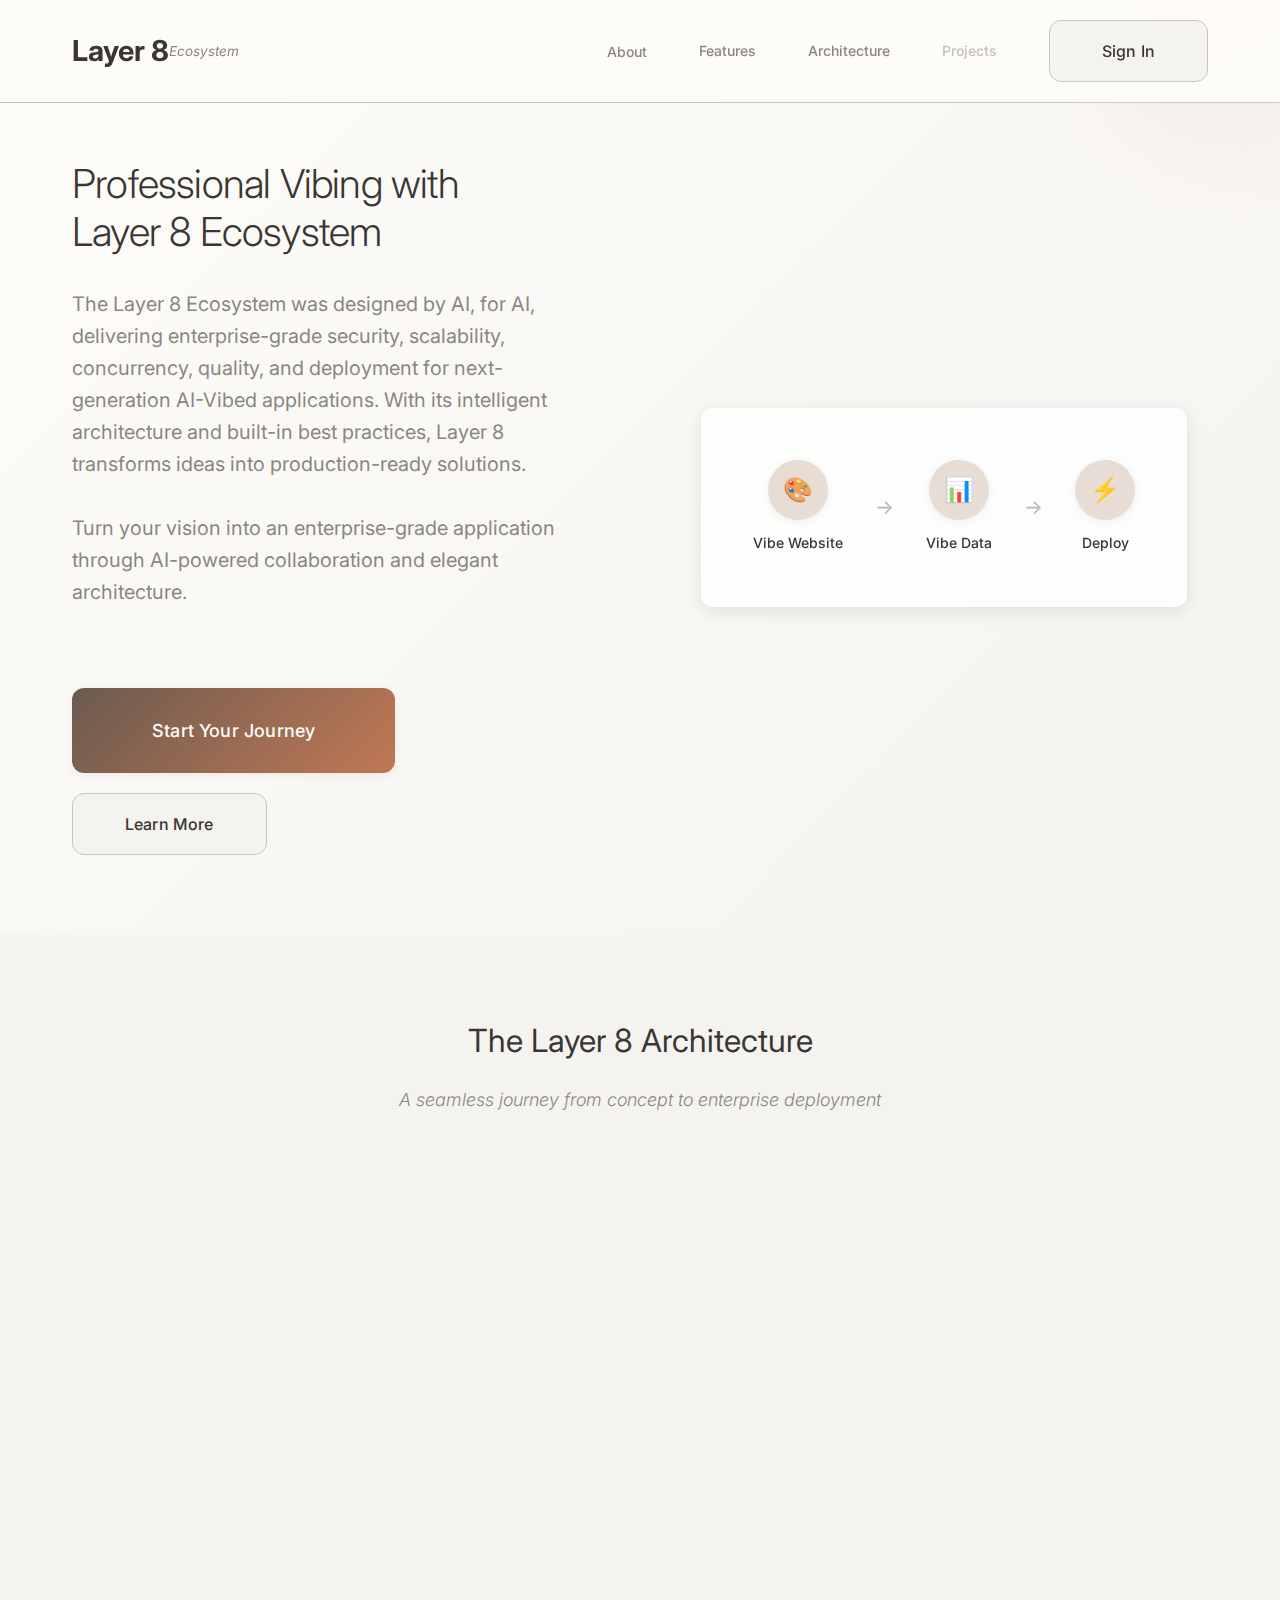
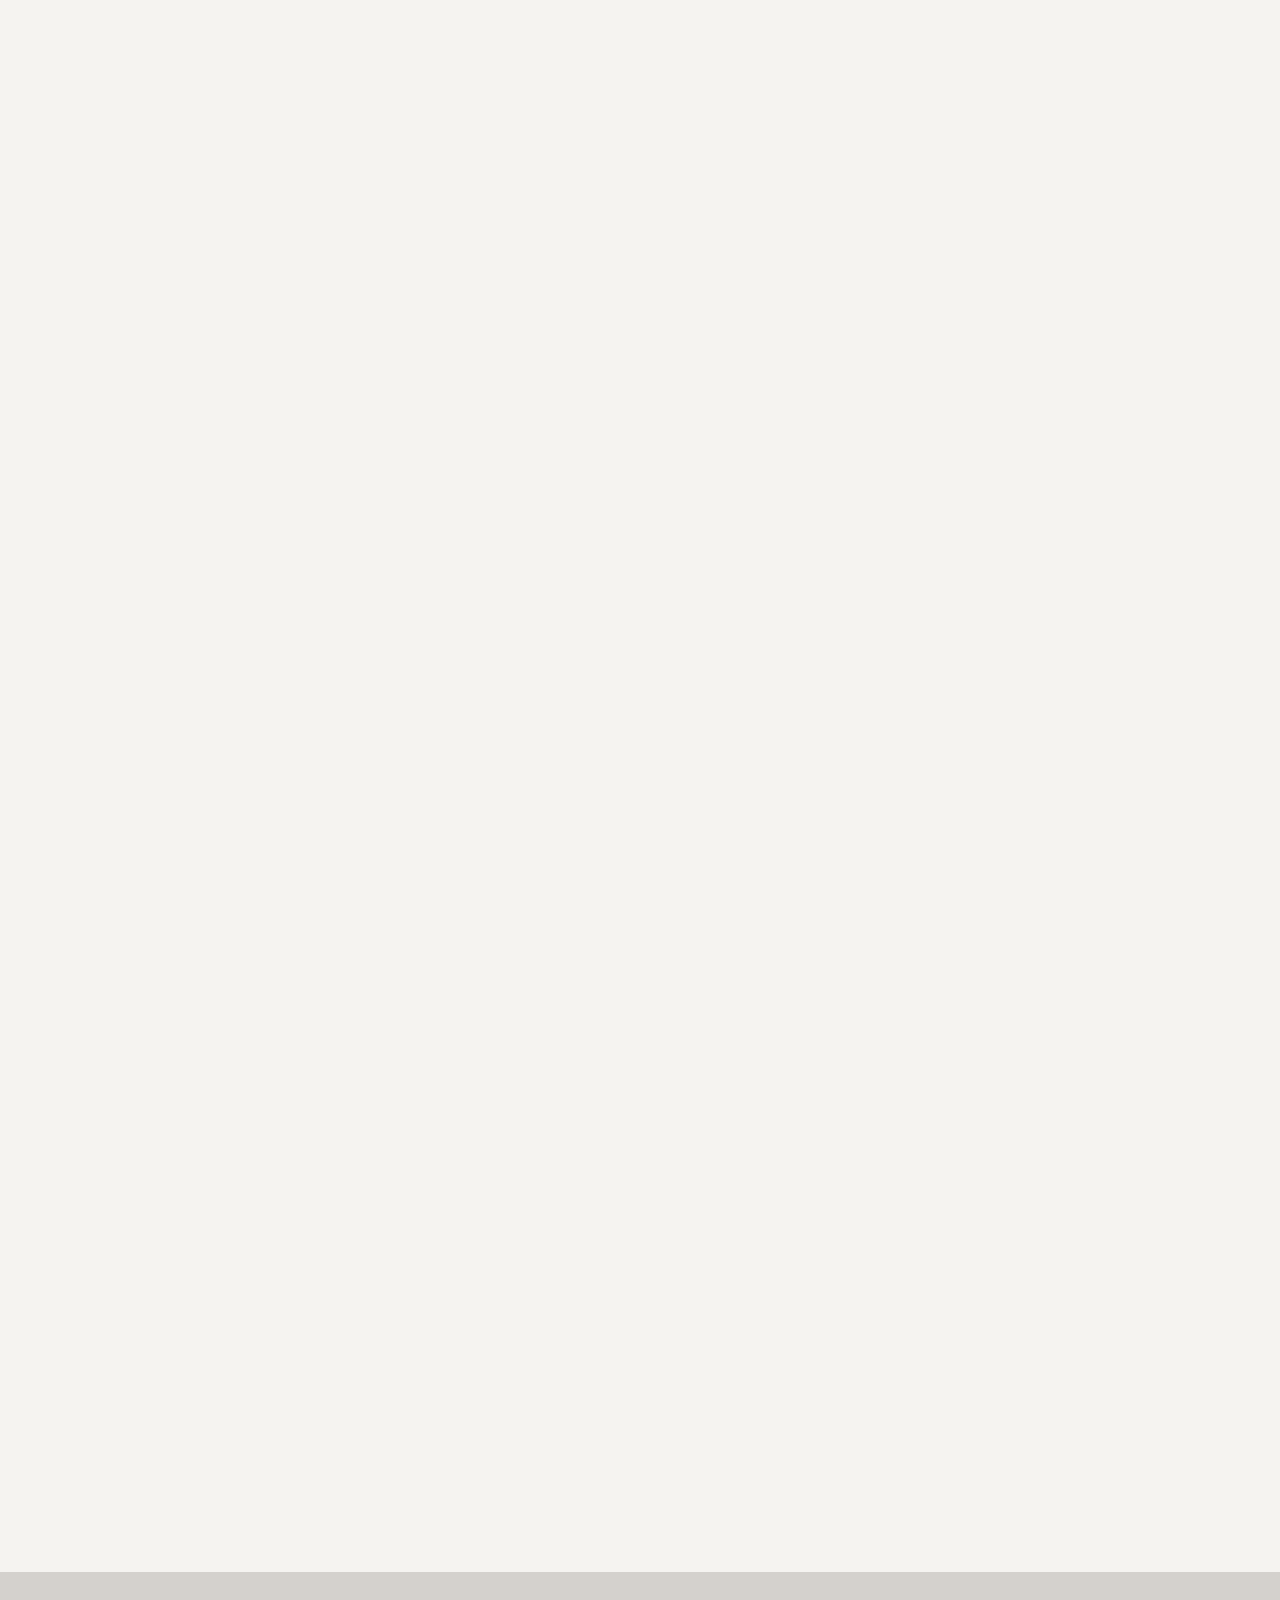
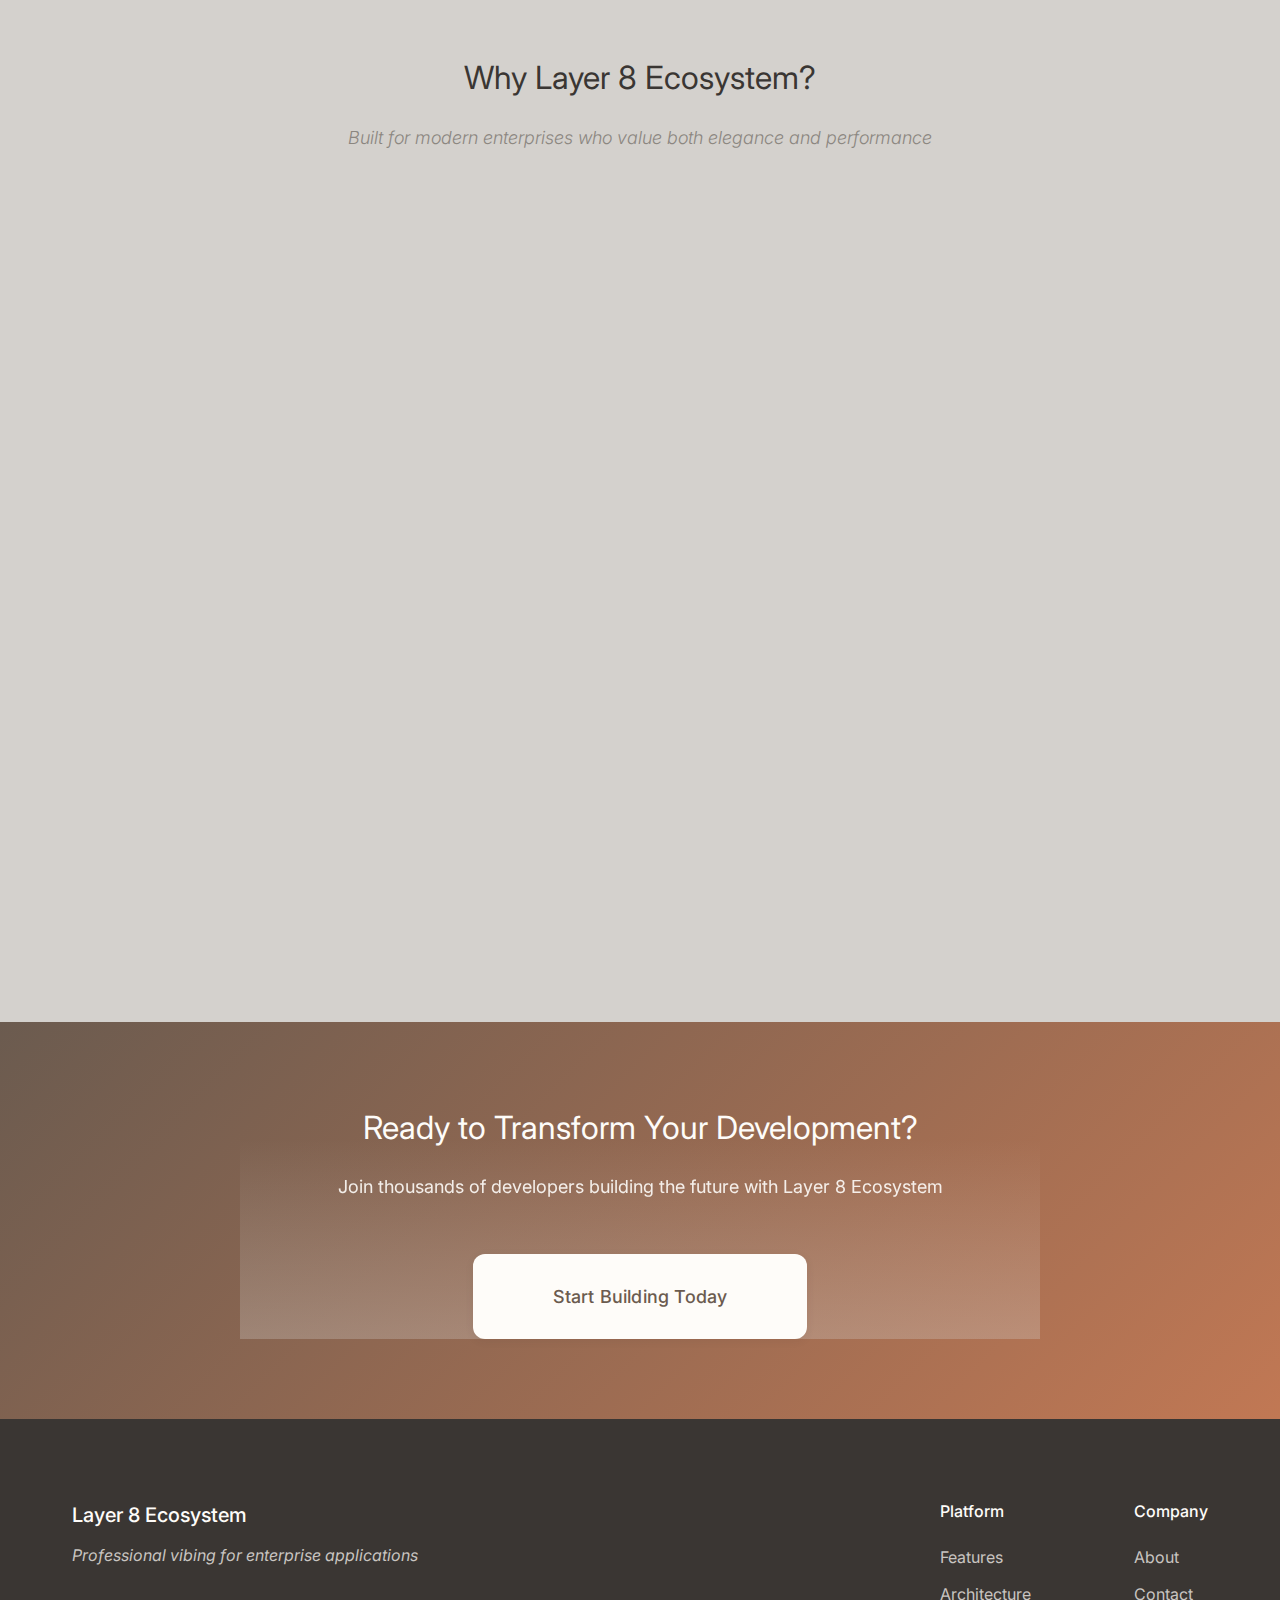
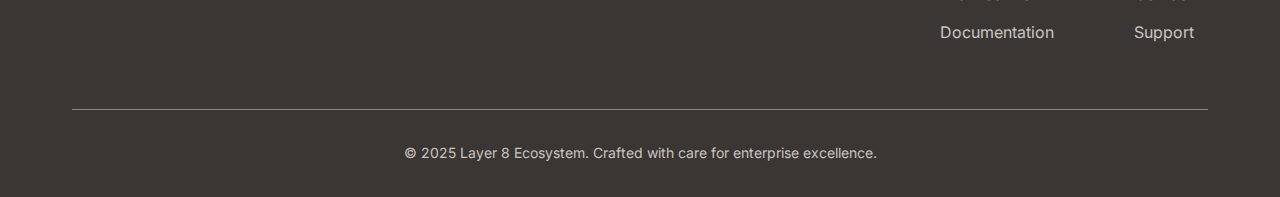
<file: go/l8vibe/websvr/web/index.html>
<!DOCTYPE html>
<html lang="en">
<head>
    <meta charset="UTF-8">
    <meta name="viewport" content="width=device-width, initial-scale=1.0">
    <title>Vibe with Layer 8 Ecosystem</title>
    <link rel="stylesheet" href="css/wabi-sabi.css">
    <link rel="stylesheet" href="css/components.css">
    <link rel="stylesheet" href="css/workspace.css">
    <link rel="stylesheet" href="css/marketing.css">
    <link rel="preconnect" href="https://fonts.googleapis.com">
    <link rel="preconnect" href="https://fonts.gstatic.com" crossorigin>
    <link href="https://fonts.googleapis.com/css2?family=Inter:wght@300;400;500;600&display=swap" rel="stylesheet">
</head>
<body>
    <div id="app">
        <!-- Marketing Landing Page -->
        <div id="marketingScreen" class="screen active">
            <!-- Navigation Header -->
            <header class="marketing-header">
                <div class="header-container">
                    <div class="logo-section">
                        <h2 class="logo">Layer 8</h2>
                        <span class="tagline">Ecosystem</span>
                    </div>
                    <nav class="nav-menu">
                        <button id="aboutCTA" class="nav-link-button">About</button>
                        <a href="#features" class="nav-link">Features</a>
                        <a href="#architecture" class="nav-link">Architecture</a>
                        <div class="projects-menu">
                            <button id="projectsMenuBtn" class="nav-link-button disabled" disabled>Projects</button>
                            <div id="projectsDropdown" class="projects-dropdown">
                                <!-- Projects will be populated here -->
                            </div>
                        </div>
                        <button id="loginCTA" class="wabi-button secondary">Sign In</button>
                    </nav>
                </div>
            </header>

            <!-- Hero Section -->
            <section class="hero-section">
                <div class="hero-container">
                    <div class="wabi-circle large"></div>
                    <div class="hero-content">
                        <h1 class="hero-title">Professional Vibing with<br>Layer 8 Ecosystem</h1>
                        <p class="hero-subtitle">The Layer 8 Ecosystem was designed by AI, for AI, delivering enterprise-grade security, scalability, concurrency, quality, and deployment for next-generation AI-Vibed applications. With its intelligent architecture and built-in best practices, Layer 8 transforms ideas into production-ready solutions.<br><br>Turn your vision into an enterprise-grade application through AI-powered collaboration and elegant architecture.</p>
                        <div class="hero-actions">
                            <button id="getStartedBtn" class="wabi-button primary large">Start Your Journey</button>
                            <button class="wabi-button secondary" onclick="document.getElementById('architecture').scrollIntoView({behavior: 'smooth'})">Learn More</button>
                        </div>
                    </div>
                    <div class="hero-visual">
                        <div class="flow-diagram">
                            <div class="flow-step">
                                <div class="step-icon">🎨</div>
                                <span>Vibe Website</span>
                            </div>
                            <div class="flow-arrow">→</div>
                            <div class="flow-step">
                                <div class="step-icon">📊</div>
                                <span>Vibe Data</span>
                            </div>
                            <div class="flow-arrow">→</div>
                            <div class="flow-step">
                                <div class="step-icon">⚡</div>
                                <span>Deploy</span>
                            </div>
                        </div>
                    </div>
                </div>
            </section>


            <!-- Architecture Section -->
            <section id="architecture" class="architecture-section">
                <div class="section-container">
                    <div class="section-header">
                        <h2 class="section-title">The Layer 8 Architecture</h2>
                        <p class="section-subtitle">A seamless journey from concept to enterprise deployment</p>
                    </div>
                    
                    <div class="architecture-flow">
                        <div class="arch-step">
                            <div class="step-number">01</div>
                            <div class="step-content">
                                <h3>Vibe Website</h3>
                                <p>Start by vibing your perfect website interface with AI. Design, iterate, and perfect your vision through natural conversation.</p>
                                <div class="step-features">
                                    <span class="feature-tag">AI-Powered Design</span>
                                    <span class="feature-tag">Real-time Preview</span>
                                </div>
                            </div>
                            <div class="step-visual website-visual"></div>
                        </div>

                        <div class="arch-step reverse">
                            <div class="step-number">02</div>
                            <div class="step-content">
                                <h3>Vibe Mock Data</h3>
                                <p>Generate realistic mock data that perfectly fits your application. Let AI understand your data needs and create meaningful test datasets.</p>
                                <div class="step-features">
                                    <span class="feature-tag">Smart Data Generation</span>
                                    <span class="feature-tag">Contextual Content</span>
                                </div>
                            </div>
                            <div class="step-visual data-visual"></div>
                        </div>

                        <div class="arch-step">
                            <div class="step-number">03</div>
                            <div class="step-content">
                                <h3>Vibe Protobuf Model</h3>
                                <p>Transform your data structures into efficient Protobuf models. Ensure type safety and performance across your entire application stack.</p>
                                <div class="step-features">
                                    <span class="feature-tag">Type Safety</span>
                                    <span class="feature-tag">Cross-Platform</span>
                                </div>
                            </div>
                            <div class="step-visual protobuf-visual"></div>
                        </div>

                        <div class="arch-step reverse">
                            <div class="step-number">04</div>
                            <div class="step-content">
                                <h3>Layer 8 Enterprise Backend</h3>
                                <p>Automatically wire your application with enterprise-grade, secured backend infrastructure. Built-in security, scalability, and monitoring.</p>
                                <div class="step-features">
                                    <span class="feature-tag">Enterprise Security</span>
                                    <span class="feature-tag">Auto-Scaling</span>
                                    <span class="feature-tag">Monitoring</span>
                                </div>
                            </div>
                            <div class="step-visual backend-visual"></div>
                        </div>

                        <div class="arch-step">
                            <div class="step-number">05</div>
                            <div class="step-content">
                                <h3>Choose Deployment</h3>
                                <p>Select your preferred deployment strategy. From cloud-native Kubernetes to traditional servers, we've got you covered.</p>
                                <div class="step-features">
                                    <span class="feature-tag">Multi-Cloud</span>
                                    <span class="feature-tag">Kubernetes Ready</span>
                                    <span class="feature-tag">Edge Computing</span>
                                </div>
                            </div>
                            <div class="step-visual deployment-visual"></div>
                        </div>

                        <div class="arch-step reverse final">
                            <div class="step-number">06</div>
                            <div class="step-content">
                                <h3>Deploy & Enjoy</h3>
                                <p>Launch your enterprise-grade application with confidence. Monitor, scale, and iterate as your business grows.</p>
                                <div class="step-features">
                                    <span class="feature-tag">One-Click Deploy</span>
                                    <span class="feature-tag">Auto-Monitoring</span>
                                    <span class="feature-tag">Continuous Updates</span>
                                </div>
                            </div>
                            <div class="step-visual enjoy-visual"></div>
                        </div>
                    </div>
                </div>
            </section>

            <!-- Features Section -->
            <section id="features" class="features-section">
                <div class="section-container">
                    <div class="section-header">
                        <h2 class="section-title">Why Layer 8 Ecosystem?</h2>
                        <p class="section-subtitle">Built for modern enterprises who value both elegance and performance</p>
                    </div>
                    
                    <div class="features-grid">
                        <div class="feature-card">
                            <div class="feature-icon">🤖</div>
                            <h3>AI-First Development</h3>
                            <p>Collaborate with AI to build exactly what you envision, from UI to data models.</p>
                        </div>
                        
                        <div class="feature-card">
                            <div class="feature-icon">🔒</div>
                            <h3>Enterprise Security</h3>
                            <p>Built-in security best practices, compliance ready, and enterprise-grade encryption.</p>
                        </div>
                        
                        <div class="feature-card">
                            <div class="feature-icon">⚡</div>
                            <h3>Lightning Fast</h3>
                            <p>Optimized performance with Protobuf serialization and efficient data structures.</p>
                        </div>
                        
                        <div class="feature-card">
                            <div class="feature-icon">🔄</div>
                            <h3>Auto-Scaling</h3>
                            <p>Scales from startup to enterprise without code changes or infrastructure headaches.</p>
                        </div>
                        
                        <div class="feature-card">
                            <div class="feature-icon">🎨</div>
                            <h3>Beautiful Design</h3>
                            <p>Wabi-Sabi inspired interfaces that are both functional and aesthetically pleasing.</p>
                        </div>
                        
                        <div class="feature-card">
                            <div class="feature-icon">🚀</div>
                            <h3>Rapid Deployment</h3>
                            <p>From idea to production in hours, not months. Focus on your business logic.</p>
                        </div>
                    </div>
                </div>
            </section>

            <!-- CTA Section -->
            <section class="cta-section">
                <div class="cta-container">
                    <div class="wabi-texture"></div>
                    <div class="cta-content">
                        <h2>Ready to Transform Your Development?</h2>
                        <p>Join thousands of developers building the future with Layer 8 Ecosystem</p>
                        <button id="ctaStartBtn" class="wabi-button primary large">Start Building Today</button>
                    </div>
                </div>
            </section>

            <!-- Footer -->
            <footer class="marketing-footer">
                <div class="footer-container">
                    <div class="footer-content">
                        <div class="footer-brand">
                            <h3>Layer 8 Ecosystem</h3>
                            <p>Professional vibing for enterprise applications</p>
                        </div>
                        <div class="footer-links">
                            <div class="link-group">
                                <h4>Platform</h4>
                                <a href="#features">Features</a>
                                <a href="#architecture">Architecture</a>
                                <a href="#">Documentation</a>
                            </div>
                            <div class="link-group">
                                <h4>Company</h4>
                                <a href="#">About</a>
                                <a href="#">Contact</a>
                                <a href="#">Support</a>
                            </div>
                        </div>
                    </div>
                    <div class="footer-bottom">
                        <p>&copy; 2025 Layer 8 Ecosystem. Crafted with care for enterprise excellence.</p>
                    </div>
                </div>
            </footer>
        </div>

        <!-- About Modal -->
        <div id="aboutModal" class="modal large-modal">
            <div class="modal-content large-modal-content">
                <div class="modal-header">
                    <h2>About Layer 8 Ecosystem</h2>
                    <button class="modal-close" id="closeAbout">&times;</button>
                </div>
                <div class="modal-body">
                    <div class="about-intro">
                        <p class="about-subtitle">A comprehensive collection of modular, interoperable services designed by AI, for AI</p>
                        <p>The Layer 8 Ecosystem represents a paradigm shift in distributed systems development. Built from the ground up with AI-first principles, our ecosystem provides enterprise-grade components that work seamlessly together to create production-ready applications.</p>
                    </div>

                    <div class="projects-grid">
                        <!-- Types & Ecosystem Interfaces -->
                        <div class="project-card">
                            <div class="project-header">
                                <h3>Types & Ecosystem Interfaces</h3>
                                <span class="project-tag core">Core</span>
                            </div>
                            <p class="project-description">Foundational library for distributed networking systems providing VNic interfaces, service discovery, security frameworks, and advanced type systems with runtime reflection.</p>
                            <div class="project-features">
                                <span class="feature-pill">Virtual Network Interface</span>
                                <span class="feature-pill">Service Discovery</span>
                                <span class="feature-pill">8-Level Priority System</span>
                                <span class="feature-pill">AES Encryption</span>
                            </div>
                            <a href="https://github.com/saichler/l8types" target="_blank" class="project-link">
                                <svg width="16" height="16" fill="currentColor" viewBox="0 0 16 16">
                                    <path d="M8.636 3.5a.5.5 0 0 0-.5-.5H1.5A1.5 1.5 0 0 0 0 4.5v10A1.5 1.5 0 0 0 1.5 16h10a1.5 1.5 0 0 0 1.5-1.5V7.864a.5.5 0 0 0-1 0V14.5a.5.5 0 0 1-.5.5h-10a.5.5 0 0 1-.5-.5v-10a.5.5 0 0 1 .5-.5h6.636a.5.5 0 0 0 .5-.5z"/>
                                    <path d="M16 .5a.5.5 0 0 0-.5-.5h-5a.5.5 0 0 0 0 1h3.793L6.146 9.146a.5.5 0 1 0 .708.708L15 1.707V5.5a.5.5 0 0 0 1 0v-5z"/>
                                </svg>
                                View Repository
                            </a>
                        </div>

                        <!-- Ecosystem Utilities -->
                        <div class="project-card">
                            <div class="project-header">
                                <h3>Ecosystem Utilities</h3>
                                <span class="project-tag foundation">Foundation</span>
                            </div>
                            <p class="project-description">Comprehensive utility library providing high-performance queues, logging, security providers, and thread-safe components for microservices architecture.</p>
                            <div class="project-features">
                                <span class="feature-pill">Lock-free Operations</span>
                                <span class="feature-pill">Priority Queues</span>
                                <span class="feature-pill">TLS Management</span>
                                <span class="feature-pill">Connection Pooling</span>
                            </div>
                            <a href="https://github.com/saichler/l8utils" target="_blank" class="project-link">
                                <svg width="16" height="16" fill="currentColor" viewBox="0 0 16 16">
                                    <path d="M8.636 3.5a.5.5 0 0 0-.5-.5H1.5A1.5 1.5 0 0 0 0 4.5v10A1.5 1.5 0 0 0 1.5 16h10a1.5 1.5 0 0 0 1.5-1.5V7.864a.5.5 0 0 0-1 0V14.5a.5.5 0 0 1-.5.5h-10a.5.5 0 0 1-.5-.5v-10a.5.5 0 0 1 .5-.5h6.636a.5.5 0 0 0 .5-.5z"/>
                                    <path d="M16 .5a.5.5 0 0 0-.5-.5h-5a.5.5 0 0 0 0 1h3.793L6.146 9.146a.5.5 0 1 0 .708.708L15 1.707V5.5a.5.5 0 0 0 1 0v-5z"/>
                                </svg>
                                View Repository
                            </a>
                        </div>

                        <!-- Network As a Service -->
                        <div class="project-card">
                            <div class="project-header">
                                <h3>Network As a Service</h3>
                                <span class="project-tag service">Service</span>
                            </div>
                            <p class="project-description">Comprehensive microservices ecosystem with virtual network overlay, UDP service discovery, health monitoring, and intelligent message routing.</p>
                            <div class="project-features">
                                <span class="feature-pill">Virtual Network Overlay</span>
                                <span class="feature-pill">Auto Connection Management</span>
                                <span class="feature-pill">Health Monitoring</span>
                                <span class="feature-pill">Message Routing</span>
                            </div>
                            <a href="https://github.com/saichler/layer8" target="_blank" class="project-link">
                                <svg width="16" height="16" fill="currentColor" viewBox="0 0 16 16">
                                    <path d="M8.636 3.5a.5.5 0 0 0-.5-.5H1.5A1.5 1.5 0 0 0 0 4.5v10A1.5 1.5 0 0 0 1.5 16h10a1.5 1.5 0 0 0 1.5-1.5V7.864a.5.5 0 0 0-1 0V14.5a.5.5 0 0 1-.5.5h-10a.5.5 0 0 1-.5-.5v-10a.5.5 0 0 1 .5-.5h6.636a.5.5 0 0 0 .5-.5z"/>
                                    <path d="M16 .5a.5.5 0 0 0-.5-.5h-5a.5.5 0 0 0 0 1h3.793L6.146 9.146a.5.5 0 1 0 .708.708L15 1.707V5.5a.5.5 0 0 0 1 0v-5z"/>
                                </svg>
                                View Repository
                            </a>
                        </div>

                        <!-- API & Concurrency As a Service -->
                        <div class="project-card">
                            <div class="project-header">
                                <h3>API & Concurrency As a Service</h3>
                                <span class="project-tag service">Service</span>
                            </div>
                            <p class="project-description">Advanced distributed services framework with ACID transactions, 2-phase commit protocol, distributed caching, and service orchestration capabilities.</p>
                            <div class="project-features">
                                <span class="feature-pill">ACID Transactions</span>
                                <span class="feature-pill">2-Phase Commit</span>
                                <span class="feature-pill">Distributed Caching</span>
                                <span class="feature-pill">Service Orchestration</span>
                            </div>
                            <a href="https://github.com/saichler/l8services" target="_blank" class="project-link">
                                <svg width="16" height="16" fill="currentColor" viewBox="0 0 16 16">
                                    <path d="M8.636 3.5a.5.5 0 0 0-.5-.5H1.5A1.5 1.5 0 0 0 0 4.5v10A1.5 1.5 0 0 0 1.5 16h10a1.5 1.5 0 0 0 1.5-1.5V7.864a.5.5 0 0 0-1 0V14.5a.5.5 0 0 1-.5.5h-10a.5.5 0 0 1-.5-.5v-10a.5.5 0 0 1 .5-.5h6.636a.5.5 0 0 0 .5-.5z"/>
                                    <path d="M16 .5a.5.5 0 0 0-.5-.5h-5a.5.5 0 0 0 0 1h3.793L6.146 9.146a.5.5 0 1 0 .708.708L15 1.707V5.5a.5.5 0 0 0 1 0v-5z"/>
                                </svg>
                                View Repository
                            </a>
                        </div>

                        <!-- Serialization As a Service -->
                        <div class="project-card">
                            <div class="project-header">
                                <h3>Serialization As a Service</h3>
                                <span class="project-tag performance">Performance</span>
                            </div>
                            <p class="project-description">High-performance cross-platform serialization with 2-4x faster encoding, 50-70% memory reduction, and microsecond-level latency for distributed systems.</p>
                            <div class="project-features">
                                <span class="feature-pill">2-4x Faster</span>
                                <span class="feature-pill">70% Less Memory</span>
                                <span class="feature-pill">Cross-Platform</span>
                                <span class="feature-pill">Microsecond Latency</span>
                            </div>
                            <a href="https://github.com/saichler/l8srlz" target="_blank" class="project-link">
                                <svg width="16" height="16" fill="currentColor" viewBox="0 0 16 16">
                                    <path d="M8.636 3.5a.5.5 0 0 0-.5-.5H1.5A1.5 1.5 0 0 0 0 4.5v10A1.5 1.5 0 0 0 1.5 16h10a1.5 1.5 0 0 0 1.5-1.5V7.864a.5.5 0 0 0-1 0V14.5a.5.5 0 0 1-.5.5h-10a.5.5 0 0 1-.5-.5v-10a.5.5 0 0 1 .5-.5h6.636a.5.5 0 0 0 .5-.5z"/>
                                    <path d="M16 .5a.5.5 0 0 0-.5-.5h-5a.5.5 0 0 0 0 1h3.793L6.146 9.146a.5.5 0 1 0 .708.708L15 1.707V5.5a.5.5 0 0 0 1 0v-5z"/>
                                </svg>
                                View Repository
                            </a>
                        </div>

                        <!-- Protobuf As a Service -->
                        <div class="project-card">
                            <div class="project-header">
                                <h3>Protobuf As a Service</h3>
                                <span class="project-tag core">Core</span>
                            </div>
                            <p class="project-description">Advanced Go reflection utility providing deep cloning, property management, change tracking, and comprehensive introspection for complex data structures.</p>
                            <div class="project-features">
                                <span class="feature-pill">Deep Cloning</span>
                                <span class="feature-pill">Change Tracking</span>
                                <span class="feature-pill">Property Management</span>
                                <span class="feature-pill">Type-Safe Operations</span>
                            </div>
                            <a href="https://github.com/saichler/reflect" target="_blank" class="project-link">
                                <svg width="16" height="16" fill="currentColor" viewBox="0 0 16 16">
                                    <path d="M8.636 3.5a.5.5 0 0 0-.5-.5H1.5A1.5 1.5 0 0 0 0 4.5v10A1.5 1.5 0 0 0 1.5 16h10a1.5 1.5 0 0 0 1.5-1.5V7.864a.5.5 0 0 0-1 0V14.5a.5.5 0 0 1-.5.5h-10a.5.5 0 0 1-.5-.5v-10a.5.5 0 0 1 .5-.5h6.636a.5.5 0 0 0 .5-.5z"/>
                                    <path d="M16 .5a.5.5 0 0 0-.5-.5h-5a.5.5 0 0 0 0 1h3.793L6.146 9.146a.5.5 0 1 0 .708.708L15 1.707V5.5a.5.5 0 0 0 1 0v-5z"/>
                                </svg>
                                View Repository
                            </a>
                        </div>

                        <!-- Web As a Service -->
                        <div class="project-card">
                            <div class="project-header">
                                <h3>Web As a Service</h3>
                                <span class="project-tag service">Service</span>
                            </div>
                            <p class="project-description">Full HTTP REST server and client with Protocol Buffers integration, SSL/TLS support, and tight integration with Layer 8's proximity-based routing.</p>
                            <div class="project-features">
                                <span class="feature-pill">REST API</span>
                                <span class="feature-pill">SSL/TLS Support</span>
                                <span class="feature-pill">Protocol Buffers</span>
                                <span class="feature-pill">Auto Discovery</span>
                            </div>
                            <a href="https://github.com/saichler/l8web" target="_blank" class="project-link">
                                <svg width="16" height="16" fill="currentColor" viewBox="0 0 16 16">
                                    <path d="M8.636 3.5a.5.5 0 0 0-.5-.5H1.5A1.5 1.5 0 0 0 0 4.5v10A1.5 1.5 0 0 0 1.5 16h10a1.5 1.5 0 0 0 1.5-1.5V7.864a.5.5 0 0 0-1 0V14.5a.5.5 0 0 1-.5.5h-10a.5.5 0 0 1-.5-.5v-10a.5.5 0 0 1 .5-.5h6.636a.5.5 0 0 0 .5-.5z"/>
                                    <path d="M16 .5a.5.5 0 0 0-.5-.5h-5a.5.5 0 0 0 0 1h3.793L6.146 9.146a.5.5 0 1 0 .708.708L15 1.707V5.5a.5.5 0 0 0 1 0v-5z"/>
                                </svg>
                                View Repository
                            </a>
                        </div>

                        <!-- Service Query Language -->
                        <div class="project-card">
                            <div class="project-header">
                                <h3>Service Query Language</h3>
                                <span class="project-tag query">Query</span>
                            </div>
                            <p class="project-description">SQL-like query language for graph models in Go structs with deep path navigation, pattern matching, sorting, and runtime introspection capabilities.</p>
                            <div class="project-features">
                                <span class="feature-pill">SQL-like Syntax</span>
                                <span class="feature-pill">Graph Queries</span>
                                <span class="feature-pill">Pattern Matching</span>
                                <span class="feature-pill">Zero Dependencies</span>
                            </div>
                            <a href="https://github.com/saichler/gsql" target="_blank" class="project-link">
                                <svg width="16" height="16" fill="currentColor" viewBox="0 0 16 16">
                                    <path d="M8.636 3.5a.5.5 0 0 0-.5-.5H1.5A1.5 1.5 0 0 0 0 4.5v10A1.5 1.5 0 0 0 1.5 16h10a1.5 1.5 0 0 0 1.5-1.5V7.864a.5.5 0 0 0-1 0V14.5a.5.5 0 0 1-.5.5h-10a.5.5 0 0 1-.5-.5v-10a.5.5 0 0 1 .5-.5h6.636a.5.5 0 0 0 .5-.5z"/>
                                    <path d="M16 .5a.5.5 0 0 0-.5-.5h-5a.5.5 0 0 0 0 1h3.793L6.146 9.146a.5.5 0 1 0 .708.708L15 1.707V5.5a.5.5 0 0 0 1 0v-5z"/>
                                </svg>
                                View Repository
                            </a>
                        </div>

                        <!-- ORM & Storage As a Service -->
                        <div class="project-card">
                            <div class="project-header">
                                <h3>ORM & Storage As a Service</h3>
                                <span class="project-tag storage">Storage</span>
                            </div>
                            <p class="project-description">Distributed, scalable ORM with native PostgreSQL integration, Protocol Buffers serialization, and REST API endpoints for modern applications.</p>
                            <div class="project-features">
                                <span class="feature-pill">Horizontal Scaling</span>
                                <span class="feature-pill">PostgreSQL Native</span>
                                <span class="feature-pill">Auto Transactions</span>
                                <span class="feature-pill">REST Integration</span>
                            </div>
                            <a href="https://github.com/saichler/l8orm" target="_blank" class="project-link">
                                <svg width="16" height="16" fill="currentColor" viewBox="0 0 16 16">
                                    <path d="M8.636 3.5a.5.5 0 0 0-.5-.5H1.5A1.5 1.5 0 0 0 0 4.5v10A1.5 1.5 0 0 0 1.5 16h10a1.5 1.5 0 0 0 1.5-1.5V7.864a.5.5 0 0 0-1 0V14.5a.5.5 0 0 1-.5.5h-10a.5.5 0 0 1-.5-.5v-10a.5.5 0 0 1 .5-.5h6.636a.5.5 0 0 0 .5-.5z"/>
                                    <path d="M16 .5a.5.5 0 0 0-.5-.5h-5a.5.5 0 0 0 0 1h3.793L6.146 9.146a.5.5 0 1 0 .708.708L15 1.707V5.5a.5.5 0 0 0 1 0v-5z"/>
                                </svg>
                                View Repository
                            </a>
                        </div>

                        <!-- Inventory As a Service -->
                        <div class="project-card">
                            <div class="project-header">
                                <h3>Inventory As a Service</h3>
                                <span class="project-tag management">Management</span>
                            </div>
                            <p class="project-description">Generic distributed inventory cache for network devices and Kubernetes resources with SQL-like queries and real-time updates via REST APIs.</p>
                            <div class="project-features">
                                <span class="feature-pill">Multi-Model Support</span>
                                <span class="feature-pill">SQL-like Queries</span>
                                <span class="feature-pill">Real-time Updates</span>
                                <span class="feature-pill">K8s Integration</span>
                            </div>
                            <a href="https://github.com/saichler/l8inventory" target="_blank" class="project-link">
                                <svg width="16" height="16" fill="currentColor" viewBox="0 0 16 16">
                                    <path d="M8.636 3.5a.5.5 0 0 0-.5-.5H1.5A1.5 1.5 0 0 0 0 4.5v10A1.5 1.5 0 0 0 1.5 16h10a1.5 1.5 0 0 0 1.5-1.5V7.864a.5.5 0 0 0-1 0V14.5a.5.5 0 0 1-.5.5h-10a.5.5 0 0 1-.5-.5v-10a.5.5 0 0 1 .5-.5h6.636a.5.5 0 0 0 .5-.5z"/>
                                    <path d="M16 .5a.5.5 0 0 0-.5-.5h-5a.5.5 0 0 0 0 1h3.793L6.146 9.146a.5.5 0 1 0 .708.708L15 1.707V5.5a.5.5 0 0 0 1 0v-5z"/>
                                </svg>
                                View Repository
                            </a>
                        </div>

                        <!-- Quality As a Service -->
                        <div class="project-card">
                            <div class="project-header">
                                <h3>Quality As a Service</h3>
                                <span class="project-tag testing">Testing</span>
                            </div>
                            <p class="project-description">Comprehensive testing infrastructure with multi-node topologies, distributed caching tests, security validation, and automated HTML coverage reporting.</p>
                            <div class="project-features">
                                <span class="feature-pill">Multi-node Testing</span>
                                <span class="feature-pill">Security Tests</span>
                                <span class="feature-pill">Coverage Reports</span>
                                <span class="feature-pill">Plugin System</span>
                            </div>
                            <a href="https://github.com/saichler/l8test" target="_blank" class="project-link">
                                <svg width="16" height="16" fill="currentColor" viewBox="0 0 16 16">
                                    <path d="M8.636 3.5a.5.5 0 0 0-.5-.5H1.5A1.5 1.5 0 0 0 0 4.5v10A1.5 1.5 0 0 0 1.5 16h10a1.5 1.5 0 0 0 1.5-1.5V7.864a.5.5 0 0 0-1 0V14.5a.5.5 0 0 1-.5.5h-10a.5.5 0 0 1-.5-.5v-10a.5.5 0 0 1 .5-.5h6.636a.5.5 0 0 0 .5-.5z"/>
                                    <path d="M16 .5a.5.5 0 0 0-.5-.5h-5a.5.5 0 0 0 0 1h3.793L6.146 9.146a.5.5 0 1 0 .708.708L15 1.707V5.5a.5.5 0 0 0 1 0v-5z"/>
                                </svg>
                                View Repository
                            </a>
                        </div>
                    </div>
                </div>
            </div>
        </div>

        <!-- Create Project Modal -->
        <div id="createProjectModal" class="modal">
            <div class="modal-content">
                <div class="modal-header">
                    <h2>Create Your Vision</h2>
                    <button class="modal-close" id="closeCreateProject">&times;</button>
                </div>
                <div class="modal-body project-modal-body">
                    <p class="modal-subtitle">Every masterpiece begins with intention</p>
                    <div class="project-form">
                        <div class="input-group">
                            <label for="modalProjectName">Project Name</label>
                            <input type="text" id="modalProjectName" placeholder="Enter project name" required>
                            <div class="input-line"></div>
                        </div>
                        <div class="input-group">
                            <label for="modalProjectDescription">Description</label>
                            <textarea id="modalProjectDescription" placeholder="Describe your vision..." rows="4"></textarea>
                            <div class="input-line"></div>
                        </div>
                        <div class="button-group">
                            <button id="modalCreateProjectBtn" class="wabi-button primary full-width">Create Project</button>
                        </div>
                    </div>
                </div>
            </div>
        </div>

        <!-- Login Modal -->
        <div id="loginModal" class="modal">
            <div class="modal-content">
                <div class="modal-header">
                    <h2>Welcome Back</h2>
                    <button class="modal-close" id="closeLogin">&times;</button>
                </div>
                <div class="login-form">
                    <div class="input-group">
                        <input type="email" id="loginEmail" placeholder="Enter your email" required>
                        <div class="input-line"></div>
                    </div>
                    <div class="input-group">
                        <input type="password" id="loginPassword" placeholder="Enter your password" required>
                        <div class="input-line"></div>
                    </div>
                    <button id="loginBtn" class="wabi-button primary full-width">Begin Your Journey</button>
                </div>
            </div>
        </div>

        <!-- Project Creation Screen -->
        <div id="projectScreen" class="screen">
            <div class="project-container">
                <div class="header-section">
                    <h2 class="section-title">Create Your Vision</h2>
                    <p class="section-subtitle">Every masterpiece begins with intention</p>
                </div>
                <div class="project-form">
                    <div class="input-group">
                        <label for="projectName">Project Name</label>
                        <input type="text" id="projectName" placeholder="Enter project name" required>
                        <div class="input-line"></div>
                    </div>
                    <div class="input-group">
                        <label for="projectDescription">Description</label>
                        <textarea id="projectDescription" placeholder="Describe your vision..." rows="4"></textarea>
                        <div class="input-line"></div>
                    </div>
                    <div class="button-group">
                        <button id="createProjectBtn" class="wabi-button primary">Create Project</button>
                        <button id="logoutBtn" class="wabi-button secondary">Sign Out</button>
                    </div>
                </div>
                <div class="wabi-stones"></div>
            </div>
        </div>

        <!-- Main Workspace -->
        <div id="workspaceScreen" class="screen">
            <div class="workspace-layout">
                <!-- Header -->
                <header class="workspace-header">
                    <div class="header-content">
                        <div class="project-info">
                            <h1 id="currentProjectName" class="project-name">Project Name</h1>
                            <span class="project-status">Active Session</span>
                        </div>
                        <div class="header-actions">
                            <button id="newProjectBtn" class="wabi-button secondary">New Project</button>
                            <button id="workspaceLogoutBtn" class="wabi-button secondary">Sign Out</button>
                        </div>
                    </div>
                </header>

                <!-- Main Content -->
                <main class="workspace-main">
                    <!-- Chat Panel -->
                    <div class="chat-panel">
                        <div class="chat-header">
                            <h3>AI Collaboration</h3>
                            <div class="chat-status">
                                <div class="status-dot active"></div>
                                <span>Connected</span>
                            </div>
                        </div>
                        <div class="chat-messages" id="chatMessages">
                            <div class="message ai-message">
                                <div class="message-content">
                                    <p>Welcome to your creative journey. I'm here to help you build your vision. What would you like to create today?</p>
                                </div>
                                <div class="message-time">Just now</div>
                            </div>
                        </div>
                        <div class="chat-input-container">
                            <div class="chat-input-group">
                                <input type="text" id="chatInput" placeholder="Share your vision..." />
                                <button id="sendChatBtn" class="send-button">
                                    <svg width="20" height="20" viewBox="0 0 24 24" fill="none" stroke="currentColor" stroke-width="2">
                                        <line x1="22" y1="2" x2="11" y2="13"></line>
                                        <polygon points="22,2 15,22 11,13 2,9"></polygon>
                                    </svg>
                                </button>
                            </div>
                        </div>
                    </div>

                    <!-- Preview Panel -->
                    <div class="preview-panel">
                        <div class="preview-header">
                            <h3>Workspace Preview</h3>
                            <div class="preview-controls">
                                <button class="control-btn active" data-view="desktop">Desktop</button>
                                <button class="control-btn" data-view="tablet">Tablet</button>
                                <button class="control-btn" data-view="mobile">Mobile</button>
                            </div>
                        </div>
                        <div class="preview-container">
                            <iframe id="previewFrame" class="preview-iframe desktop-view" src="about:blank"></iframe>
                            <div class="empty-state" id="emptyState">
                                <div class="empty-icon">
                                    <svg width="48" height="48" viewBox="0 0 24 24" fill="none" stroke="currentColor" stroke-width="1.5">
                                        <rect x="3" y="3" width="18" height="18" rx="2" ry="2"></rect>
                                        <circle cx="8.5" cy="8.5" r="1.5"></circle>
                                        <polyline points="21,15 16,10 5,21"></polyline>
                                    </svg>
                                </div>
                                <h4>Your Canvas Awaits</h4>
                                <p>Start a conversation with AI to begin creating your web application</p>
                            </div>
                        </div>
                    </div>
                </main>
            </div>
        </div>
    </div>

    <script src="js/auth.js"></script>
    <script src="js/chat.js"></script>
    <script src="js/workspace.js"></script>
    <script src="js/marketing.js"></script>
    <script src="js/app.js"></script>
</body>
</html>
</file>
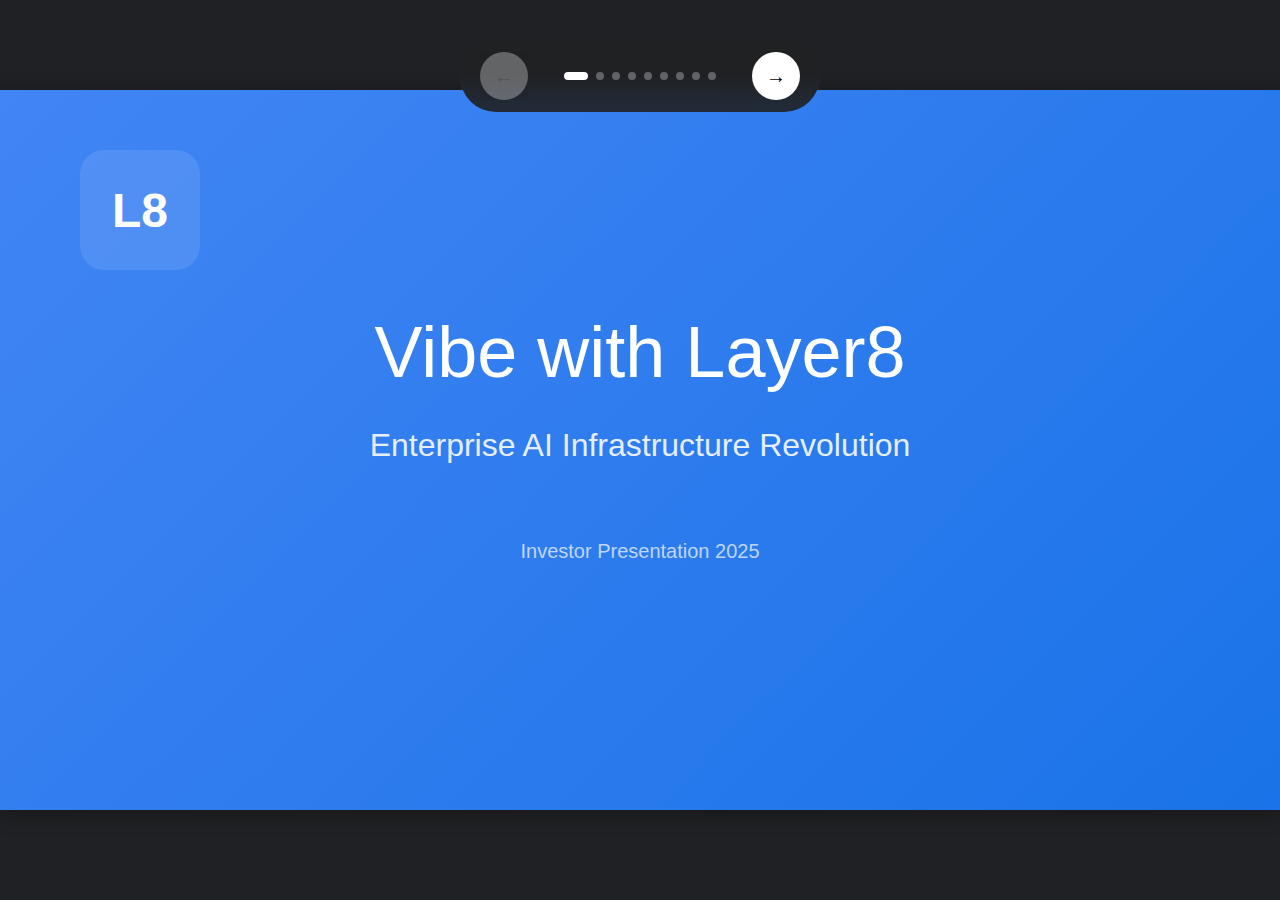
<file: docs/presentation.html>
<!DOCTYPE html>
<html lang="en">
<head>
    <meta charset="UTF-8">
    <meta name="viewport" content="width=device-width, initial-scale=1.0">
    <title>Vibe with Layer8 - Investor Presentation</title>
    <style>
        * {
            margin: 0;
            padding: 0;
            box-sizing: border-box;
        }

        body {
            font-family: 'Google Sans', 'Roboto', -apple-system, BlinkMacSystemFont, sans-serif;
            background: #202124;
            color: #202124;
            overflow: hidden;
        }

        /* Presentation Container */
        .presentation {
            position: relative;
            width: 100vw;
            height: 100vh;
            display: flex;
            align-items: center;
            justify-content: center;
            background: #202124;
        }

        /* Slide Styles */
        .slide {
            position: absolute;
            width: 1280px;
            height: 720px;
            background: white;
            box-shadow: 0 4px 20px rgba(0,0,0,0.3);
            display: none;
            padding: 80px;
            overflow: hidden;
        }

        .slide.active {
            display: flex;
            flex-direction: column;
            animation: slideIn 0.5s ease;
        }

        @keyframes slideIn {
            from {
                opacity: 0;
                transform: translateX(50px);
            }
            to {
                opacity: 1;
                transform: translateX(0);
            }
        }

        /* Typography */
        h1 {
            font-size: 56px;
            font-weight: 400;
            line-height: 1.2;
            margin-bottom: 40px;
            color: #1a73e8;
        }

        h2 {
            font-size: 44px;
            font-weight: 400;
            line-height: 1.3;
            margin-bottom: 32px;
            color: #202124;
        }

        h3 {
            font-size: 32px;
            font-weight: 500;
            line-height: 1.4;
            margin-bottom: 24px;
            color: #202124;
        }

        p {
            font-size: 24px;
            line-height: 1.6;
            color: #5f6368;
            margin-bottom: 24px;
        }

        .subtitle {
            font-size: 28px;
            color: #5f6368;
            font-weight: 300;
        }

        /* Slide Layouts */
        .title-slide {
            justify-content: center;
            align-items: center;
            text-align: center;
            background: linear-gradient(135deg, #4285f4 0%, #1a73e8 100%);
        }

        .title-slide h1 {
            font-size: 72px;
            color: white;
            margin-bottom: 24px;
        }

        .title-slide .subtitle {
            color: rgba(255,255,255,0.9);
            font-size: 32px;
        }

        .title-slide .logo {
            position: absolute;
            top: 60px;
            left: 80px;
            width: 120px;
            height: 120px;
            background: rgba(255,255,255,0.1);
            border-radius: 24px;
            display: flex;
            align-items: center;
            justify-content: center;
            font-size: 48px;
            font-weight: bold;
            color: white;
        }

        .content-slide {
            justify-content: flex-start;
        }

        .section-title-slide {
            justify-content: center;
            align-items: center;
            text-align: center;
            background: #f8f9fa;
        }

        .section-title-slide h1 {
            font-size: 64px;
        }

        /* Content Elements */
        .stat-grid {
            display: grid;
            grid-template-columns: repeat(2, 1fr);
            gap: 40px;
            margin-top: 40px;
        }

        .stat-card {
            background: #f8f9fa;
            padding: 32px;
            border-radius: 12px;
            text-align: center;
            transition: transform 0.3s;
        }

        .stat-card:hover {
            transform: translateY(-4px);
        }

        .stat-value {
            font-size: 48px;
            font-weight: 700;
            color: #1a73e8;
            margin-bottom: 8px;
        }

        .stat-label {
            font-size: 20px;
            color: #5f6368;
        }

        .bullet-list {
            margin-top: 32px;
        }

        .bullet-item {
            display: flex;
            align-items: flex-start;
            margin-bottom: 24px;
        }

        .bullet-icon {
            width: 32px;
            height: 32px;
            background: #1a73e8;
            border-radius: 50%;
            margin-right: 24px;
            flex-shrink: 0;
            display: flex;
            align-items: center;
            justify-content: center;
            color: white;
            font-size: 18px;
        }

        .bullet-content {
            flex: 1;
        }

        .bullet-title {
            font-size: 28px;
            font-weight: 500;
            color: #202124;
            margin-bottom: 8px;
        }

        .bullet-text {
            font-size: 22px;
            color: #5f6368;
            line-height: 1.5;
        }

        .highlight-box {
            background: #fef7e0;
            border-left: 4px solid #fbbc04;
            padding: 24px 32px;
            margin: 32px 0;
            border-radius: 8px;
        }

        .highlight-box p {
            color: #202124;
            font-style: italic;
            margin: 0;
        }

        .timeline {
            position: relative;
            margin-top: 40px;
        }

        .timeline-item {
            display: flex;
            margin-bottom: 32px;
            align-items: center;
        }

        .timeline-marker {
            width: 48px;
            height: 48px;
            background: #1a73e8;
            border-radius: 50%;
            display: flex;
            align-items: center;
            justify-content: center;
            color: white;
            font-weight: bold;
            margin-right: 32px;
        }

        .timeline-content {
            flex: 1;
            background: #f8f9fa;
            padding: 20px 28px;
            border-radius: 12px;
        }

        .timeline-date {
            font-size: 18px;
            color: #1a73e8;
            font-weight: 500;
            margin-bottom: 8px;
        }

        .timeline-text {
            font-size: 22px;
            color: #202124;
        }

        /* Feature Grid */
        .feature-grid {
            display: grid;
            grid-template-columns: repeat(3, 1fr);
            gap: 32px;
            margin-top: 40px;
        }

        .feature-card {
            background: white;
            border: 2px solid #e8eaed;
            padding: 28px;
            border-radius: 12px;
            text-align: center;
            transition: all 0.3s;
        }

        .feature-card:hover {
            border-color: #1a73e8;
            box-shadow: 0 4px 12px rgba(26,115,232,0.15);
        }

        .feature-icon {
            font-size: 48px;
            margin-bottom: 16px;
        }

        .feature-title {
            font-size: 24px;
            font-weight: 500;
            color: #202124;
            margin-bottom: 12px;
        }

        .feature-desc {
            font-size: 18px;
            color: #5f6368;
            line-height: 1.4;
        }

        /* Navigation */
        .nav-controls {
            position: fixed;
            top: 40px;
            left: 50%;
            transform: translateX(-50%);
            display: flex;
            gap: 20px;
            background: rgba(32,33,36,0.9);
            padding: 12px 20px;
            border-radius: 100px;
            backdrop-filter: blur(10px);
            z-index: 1001;
        }

        .nav-btn {
            width: 48px;
            height: 48px;
            background: white;
            border: none;
            border-radius: 50%;
            cursor: pointer;
            display: flex;
            align-items: center;
            justify-content: center;
            font-size: 20px;
            transition: all 0.2s;
        }

        .nav-btn:hover {
            background: #1a73e8;
            color: white;
        }

        .nav-btn:disabled {
            opacity: 0.3;
            cursor: not-allowed;
        }

        .slide-indicator {
            display: flex;
            align-items: center;
            gap: 8px;
            padding: 0 16px;
        }

        .indicator-dot {
            width: 8px;
            height: 8px;
            background: rgba(255,255,255,0.3);
            border-radius: 50%;
            transition: all 0.3s;
        }

        .indicator-dot.active {
            width: 24px;
            background: white;
            border-radius: 4px;
        }

        /* Slide Number */
        .slide-number {
            position: absolute;
            bottom: 40px;
            right: 80px;
            color: #9aa0a6;
            font-size: 16px;
        }

        /* CTA Slide */
        .cta-slide {
            justify-content: center;
            align-items: center;
            text-align: center;
            background: linear-gradient(135deg, #1a73e8 0%, #4285f4 100%);
        }

        .cta-slide h1 {
            color: white;
            margin-bottom: 32px;
        }

        .cta-slide p {
            color: rgba(255,255,255,0.9);
            font-size: 28px;
            margin-bottom: 48px;
        }

        .cta-buttons {
            display: flex;
            gap: 24px;
            justify-content: center;
        }

        .cta-btn {
            padding: 16px 40px;
            font-size: 20px;
            font-weight: 500;
            border-radius: 8px;
            text-decoration: none;
            transition: all 0.3s;
        }

        .cta-primary {
            background: white;
            color: #1a73e8;
        }

        .cta-primary:hover {
            box-shadow: 0 4px 20px rgba(255,255,255,0.3);
            transform: translateY(-2px);
        }

        .cta-secondary {
            background: transparent;
            color: white;
            border: 2px solid white;
        }

        .cta-secondary:hover {
            background: rgba(255,255,255,0.1);
        }
    </style>
</head>
<body>
    <div class="presentation">
        <!-- Slide 1: Title -->
        <div class="slide title-slide active">
            <div class="logo">L8</div>
            <h1>Vibe with Layer8</h1>
            <p class="subtitle">Enterprise AI Infrastructure Revolution</p>
            <p style="color: rgba(255,255,255,0.7); margin-top: 40px; font-size: 20px;">Investor Presentation 2025</p>
        </div>

        <!-- Slide 2: Promo -->
        <div class="slide content-slide">
            <h2 style="color: #1a73e8; margin-bottom: 30px;">The Hidden Infrastructure Crisis</h2>

            <div style="background: linear-gradient(135deg, #f8f9fa 0%, #e8eaed 100%); padding: 35px; border-radius: 16px; margin-bottom: 30px; position: relative; overflow: visible; min-height: auto;">
                <p style="font-size: 23px; line-height: 1.7; color: #202124; margin: 0; position: relative; z-index: 1;">
                    Since 2013, when containers, microservices, and distributed software first took off, enterprises have been bleeding billions of dollars per project just to develop and maintain the infrastructure behind their applications. Whether launching a new product or supporting internal platforms, the hidden cost of infrastructure has become one of the biggest drains on enterprise innovation and growth.
                </p>

                <!-- Background decorative elements -->
                <div style="position: absolute; top: -50px; right: -50px; width: 200px; height: 200px; background: linear-gradient(135deg, #4285f4 0%, #1a73e8 100%); border-radius: 50%; opacity: 0.1;"></div>
                <div style="position: absolute; bottom: -30px; left: -30px; width: 150px; height: 150px; background: linear-gradient(135deg, #fbbc04 0%, #f9ab00 100%); border-radius: 50%; opacity: 0.1;"></div>
            </div>

            <!-- Visual Timeline Graphic -->
            <div style="display: grid; grid-template-columns: repeat(4, 1fr); gap: 20px; margin-top: 30px;">
                <div style="text-align: center; position: relative;">
                    <div style="width: 80px; height: 80px; background: linear-gradient(135deg, #ea4335 0%, #d33b27 100%); border-radius: 50%; margin: 0 auto 16px; display: flex; align-items: center; justify-content: center; color: white; font-size: 32px; box-shadow: 0 4px 12px rgba(234,67,53,0.3);">📦</div>
                    <div style="font-size: 18px; font-weight: 500; color: #202124;">2013</div>
                    <div style="font-size: 14px; color: #5f6368;">Containers Rise</div>
                    <div style="position: absolute; top: 40px; right: -10px; width: 40px; height: 2px; background: #e8eaed;"></div>
                </div>

                <div style="text-align: center; position: relative;">
                    <div style="width: 80px; height: 80px; background: linear-gradient(135deg, #fbbc04 0%, #f9ab00 100%); border-radius: 50%; margin: 0 auto 16px; display: flex; align-items: center; justify-content: center; color: white; font-size: 32px; box-shadow: 0 4px 12px rgba(251,188,4,0.3);">🔗</div>
                    <div style="font-size: 18px; font-weight: 500; color: #202124;">2015</div>
                    <div style="font-size: 14px; color: #5f6368;">Microservices</div>
                    <div style="position: absolute; top: 40px; right: -10px; width: 40px; height: 2px; background: #e8eaed;"></div>
                </div>

                <div style="text-align: center; position: relative;">
                    <div style="width: 80px; height: 80px; background: linear-gradient(135deg, #34a853 0%, #2e7d32 100%); border-radius: 50%; margin: 0 auto 16px; display: flex; align-items: center; justify-content: center; color: white; font-size: 32px; box-shadow: 0 4px 12px rgba(52,168,83,0.3);">☁️</div>
                    <div style="font-size: 18px; font-weight: 500; color: #202124;">2018</div>
                    <div style="font-size: 14px; color: #5f6368;">Cloud Native</div>
                    <div style="position: absolute; top: 40px; right: -10px; width: 40px; height: 2px; background: #e8eaed;"></div>
                </div>

                <div style="text-align: center;">
                    <div style="width: 80px; height: 80px; background: linear-gradient(135deg, #4285f4 0%, #1a73e8 100%); border-radius: 50%; margin: 0 auto 16px; display: flex; align-items: center; justify-content: center; color: white; font-size: 32px; box-shadow: 0 4px 12px rgba(66,133,244,0.3); animation: pulse 2s infinite;">💸</div>
                    <div style="font-size: 18px; font-weight: 500; color: #202124;">Today</div>
                    <div style="font-size: 14px; color: #5f6368;">Crisis Point</div>
                </div>
            </div>

            <style>
                @keyframes pulse {
                    0%, 100% { transform: scale(1); }
                    50% { transform: scale(1.1); }
                }
            </style>

            <div class="slide-number">2</div>
        </div>

        <!-- Slide 3: Opening Hook -->
        <div class="slide content-slide">
            <h1>The $100B Problem</h1>

            <div style="background: #fff8f0; border-left: 6px solid #fbbc04; padding: 30px; border-radius: 12px; margin-bottom: 30px;">
                <p style="font-size: 20px; line-height: 1.6; color: #202124; margin-bottom: 20px;">
                    Monolithic infrastructure, the wrong architectural mindset, and a lack of serviceability-first design have created a snowball effect, turning manageable issues into massive challenges. Security, concurrency, and maintainability have grown into monstrous problems that should never have existed in the first place. Even before AI entered the picture…
                </p>

                <p style="font-size: 20px; line-height: 1.6; color: #202124; margin-bottom: 25px;">
                    Even with today's advanced capabilities, AI cannot deliver results on its own. It still requires clear guidance and structured direction to reach the desired solution, leaving enterprises dependent on costly expertise and fragile processes.
                </p>

                <div style="background: #f8f9fa; border-radius: 8px; padding: 20px; border-left: 4px solid #1a73e8; font-style: italic;">
                    <p style="font-size: 18px; color: #5f6368; margin: 0;">
                        "One enterprise project, started in 2016, has consumed hundreds of engineers across multiple teams for years, yet still struggles to deliver. With the right approach, the same outcome could have been achieved by a small team in under six months."
                    </p>
                </div>
            </div>

            <!-- Problem Visualization -->
            <div style="display: grid; grid-template-columns: repeat(3, 1fr); gap: 30px; margin-top: 30px;">
                <!-- Monolithic Problem -->
                <div style="text-align: center;">
                    <div style="width: 120px; height: 120px; margin: 0 auto 15px; position: relative;">
                        <div style="width: 100%; height: 100%; background: linear-gradient(135deg, #ea4335 0%, #d33b27 100%); border-radius: 12px; display: flex; align-items: center; justify-content: center; box-shadow: 0 6px 20px rgba(234,67,53,0.3);">
                            <div style="color: white; font-size: 48px;">🏢</div>
                        </div>
                        <div style="position: absolute; top: -10px; right: -10px; width: 40px; height: 40px; background: #fbbc04; border-radius: 50%; display: flex; align-items: center; justify-content: center; color: white; font-size: 20px; font-weight: bold;">!</div>
                    </div>
                    <h3 style="font-size: 18px; color: #202124; margin-bottom: 8px;">Monolithic Mindset</h3>
                    <p style="font-size: 14px; color: #5f6368;">Wrong architecture creating cascading complexity</p>
                </div>

                <!-- Security Problem -->
                <div style="text-align: center;">
                    <div style="width: 120px; height: 120px; margin: 0 auto 15px; position: relative;">
                        <div style="width: 100%; height: 100%; background: linear-gradient(135deg, #f93a5a 0%, #d33b27 100%); border-radius: 12px; display: flex; align-items: center; justify-content: center; box-shadow: 0 6px 20px rgba(249,58,90,0.3); animation: shake 2s infinite;">
                            <div style="color: white; font-size: 48px;">🔒</div>
                        </div>
                        <div style="position: absolute; top: -10px; right: -10px; width: 40px; height: 40px; background: #ea4335; border-radius: 50%; display: flex; align-items: center; justify-content: center; color: white; font-size: 20px; font-weight: bold;">⚠</div>
                    </div>
                    <h3 style="font-size: 18px; color: #202124; margin-bottom: 8px;">Security Crisis</h3>
                    <p style="font-size: 14px; color: #5f6368;">Monstrous problems that shouldn't exist</p>
                </div>

                <!-- AI Limitation -->
                <div style="text-align: center;">
                    <div style="width: 120px; height: 120px; margin: 0 auto 15px; position: relative;">
                        <div style="width: 100%; height: 100%; background: linear-gradient(135deg, #9c27b0 0%, #673ab7 100%); border-radius: 12px; display: flex; align-items: center; justify-content: center; box-shadow: 0 6px 20px rgba(156,39,176,0.3);">
                            <div style="color: white; font-size: 48px;">🤖</div>
                        </div>
                        <div style="position: absolute; top: -10px; right: -10px; width: 40px; height: 40px; background: #ff9800; border-radius: 50%; display: flex; align-items: center; justify-content: center; color: white; font-size: 16px; font-weight: bold;">?</div>
                    </div>
                    <h3 style="font-size: 18px; color: #202124; margin-bottom: 8px;">AI Limitations</h3>
                    <p style="font-size: 14px; color: #5f6368;">Requires costly expertise and guidance</p>
                </div>
            </div>

            <style>
                @keyframes shake {
                    0%, 100% { transform: translateX(0); }
                    25% { transform: translateX(-2px); }
                    75% { transform: translateX(2px); }
                }
            </style>

            <div class="slide-number">3</div>
        </div>

        <!-- Slide 4: Solution Title -->
        <div class="slide section-title-slide" style="background: linear-gradient(135deg, #1a73e8 0%, #4285f4 50%, #34a853 100%); color: white; position: relative; overflow: hidden;">

            <!-- Animated Background Elements -->
            <div style="position: absolute; top: 10%; left: 10%; width: 100px; height: 100px; background: rgba(255,255,255,0.1); border-radius: 50%; animation: float 6s ease-in-out infinite;"></div>
            <div style="position: absolute; top: 20%; right: 15%; width: 80px; height: 80px; background: rgba(255,255,255,0.15); border-radius: 50%; animation: float 4s ease-in-out infinite reverse;"></div>
            <div style="position: absolute; bottom: 20%; left: 20%; width: 120px; height: 120px; background: rgba(255,255,255,0.08); border-radius: 50%; animation: float 5s ease-in-out infinite;"></div>
            <div style="position: absolute; bottom: 30%; right: 25%; width: 60px; height: 60px; background: rgba(255,255,255,0.12); border-radius: 50%; animation: float 7s ease-in-out infinite reverse;"></div>

            <!-- Sparkle Effects -->
            <div style="position: absolute; top: 15%; left: 25%; width: 4px; height: 4px; background: white; animation: sparkle 2s infinite;"></div>
            <div style="position: absolute; top: 45%; right: 30%; width: 6px; height: 6px; background: #fbbc04; animation: sparkle 3s infinite 0.5s;"></div>
            <div style="position: absolute; bottom: 35%; left: 40%; width: 5px; height: 5px; background: white; animation: sparkle 2.5s infinite 1s;"></div>
            <div style="position: absolute; top: 60%; right: 45%; width: 4px; height: 4px; background: #00e676; animation: sparkle 2s infinite 1.5s;"></div>
            <div style="position: absolute; bottom: 50%; left: 60%; width: 3px; height: 3px; background: white; animation: sparkle 3.5s infinite 0.8s;"></div>

            <!-- Main Content -->
            <div style="position: relative; z-index: 10;">
                <h1 style="font-size: 72px; color: white; margin-bottom: 24px; text-shadow: 0 4px 8px rgba(0,0,0,0.3); animation: slideInDown 1s ease;">The Solution</h1>
                <p style="font-size: 32px; color: rgba(255,255,255,0.95); margin-bottom: 40px; font-weight: 300; animation: slideInUp 1s ease 0.3s; animation-fill-mode: both;">AI-Powered Infrastructure Ecosystem</p>

                <!-- Enhanced Description Box -->
                <div style="background: rgba(255,255,255,0.15); backdrop-filter: blur(10px); border-radius: 20px; padding: 40px; margin: 40px auto; max-width: 900px; border: 1px solid rgba(255,255,255,0.2); animation: zoomIn 1s ease 0.6s; animation-fill-mode: both; position: relative;">

                    <!-- Decorative corners -->
                    <div style="position: absolute; top: -5px; left: -5px; width: 20px; height: 20px; border-left: 3px solid #fbbc04; border-top: 3px solid #fbbc04;"></div>
                    <div style="position: absolute; top: -5px; right: -5px; width: 20px; height: 20px; border-right: 3px solid #fbbc04; border-top: 3px solid #fbbc04;"></div>
                    <div style="position: absolute; bottom: -5px; left: -5px; width: 20px; height: 20px; border-left: 3px solid #fbbc04; border-bottom: 3px solid #fbbc04;"></div>
                    <div style="position: absolute; bottom: -5px; right: -5px; width: 20px; height: 20px; border-right: 3px solid #fbbc04; border-bottom: 3px solid #fbbc04;"></div>

                    <p style="font-size: 22px; line-height: 1.7; color: white; margin: 0; text-align: center; text-shadow: 0 2px 4px rgba(0,0,0,0.3);">
                        Built with an enterprise, business-first mindset and enforced by AI, we've created an enterprise-grade software infrastructure ecosystem, purpose-built for AI. This ecosystem empowers AI to rapidly <strong style="color: #fbbc04; font-size: 24px;">'vibe'</strong> and deliver production-ready, enterprise-grade, secure applications with speed, scalability, and reliability.
                    </p>

                    <!-- Floating icons around the text -->
                    <div style="position: absolute; top: 10px; left: 20px; font-size: 24px; animation: bounce 2s infinite;">🚀</div>
                    <div style="position: absolute; top: 15px; right: 30px; font-size: 20px; animation: bounce 2s infinite 0.5s;">⚡</div>
                    <div style="position: absolute; bottom: 15px; left: 40px; font-size: 22px; animation: bounce 2s infinite 1s;">🎯</div>
                    <div style="position: absolute; bottom: 20px; right: 20px; font-size: 18px; animation: bounce 2s infinite 1.5s;">🔒</div>
                </div>
            </div>

            <!-- Additional CSS Animations -->
            <style>
                @keyframes float {
                    0%, 100% { transform: translateY(0px); }
                    50% { transform: translateY(-20px); }
                }

                @keyframes sparkle {
                    0%, 100% {
                        opacity: 0;
                        transform: scale(0);
                    }
                    50% {
                        opacity: 1;
                        transform: scale(1);
                    }
                }

                @keyframes slideInDown {
                    from {
                        opacity: 0;
                        transform: translateY(-50px);
                    }
                    to {
                        opacity: 1;
                        transform: translateY(0);
                    }
                }

                @keyframes slideInUp {
                    from {
                        opacity: 0;
                        transform: translateY(30px);
                    }
                    to {
                        opacity: 1;
                        transform: translateY(0);
                    }
                }

                @keyframes zoomIn {
                    from {
                        opacity: 0;
                        transform: scale(0.8);
                    }
                    to {
                        opacity: 1;
                        transform: scale(1);
                    }
                }

                @keyframes bounce {
                    0%, 100% { transform: translateY(0); }
                    50% { transform: translateY(-10px); }
                }
            </style>

            <div class="slide-number" style="color: rgba(255,255,255,0.8);">4</div>
        </div>

        <!-- Slide 5: Solution Details -->
        <div class="slide content-slide">
            <h2>Enterprise-Grade AI Infrastructure</h2>
            <p style="font-size: 20px; line-height: 1.6; color: #5f6368; max-width: 1000px; margin-bottom: 32px;">
                This is not a hosted service, it's a re-distributed, on-premises Software-as-a-Service (SaaS). The ecosystem provides enterprise-grade design patterns and code, fully platform and deployment agnostic. A single cluster can span a cloud instance, a Kubernetes deployment, a laptop, and even a mobile device, delivering unmatched flexibility, portability, and control.
            </p>

            <div style="display: grid; grid-template-columns: repeat(3, 1fr); gap: 20px; margin-top: 24px;">
                <div style="background: white; border: 2px solid #e8eaed; padding: 20px; border-radius: 10px; text-align: center; transition: all 0.3s; min-height: 180px;">
                    <div style="font-size: 36px; margin-bottom: 12px;">🤖</div>
                    <div style="font-size: 18px; font-weight: 500; color: #202124; margin-bottom: 8px;">AI That Vibes</div>
                    <div style="font-size: 14px; color: #5f6368; line-height: 1.4;">Generates entire application stacks from UI to deployment</div>
                </div>

                <div style="background: white; border: 2px solid #e8eaed; padding: 20px; border-radius: 10px; text-align: center; transition: all 0.3s; min-height: 180px;">
                    <div style="font-size: 36px; margin-bottom: 12px;">🏢</div>
                    <div style="font-size: 18px; font-weight: 500; color: #202124; margin-bottom: 8px;">Enterprise-First</div>
                    <div style="font-size: 14px; color: #5f6368; line-height: 1.4;">Business mindset enforced by AI for production-ready apps</div>
                </div>

                <div style="background: white; border: 2px solid #e8eaed; padding: 20px; border-radius: 10px; text-align: center; transition: all 0.3s; min-height: 180px;">
                    <div style="font-size: 36px; margin-bottom: 12px;">🌐</div>
                    <div style="font-size: 18px; font-weight: 500; color: #202124; margin-bottom: 8px;">Platform Agnostic</div>
                    <div style="font-size: 14px; color: #5f6368; line-height: 1.4;">Spans cloud, Kubernetes, laptops, and mobile devices</div>
                </div>

                <div style="background: white; border: 2px solid #e8eaed; padding: 20px; border-radius: 10px; text-align: center; transition: all 0.3s; min-height: 180px;">
                    <div style="font-size: 36px; margin-bottom: 12px;">🔒</div>
                    <div style="font-size: 18px; font-weight: 500; color: #202124; margin-bottom: 8px;">On-Premises SaaS</div>
                    <div style="font-size: 14px; color: #5f6368; line-height: 1.4;">Re-distributed architecture with complete control</div>
                </div>

                <div style="background: white; border: 2px solid #e8eaed; padding: 20px; border-radius: 10px; text-align: center; transition: all 0.3s; min-height: 180px;">
                    <div style="font-size: 36px; margin-bottom: 12px;">⚡</div>
                    <div style="font-size: 18px; font-weight: 500; color: #202124; margin-bottom: 8px;">Rapid Deployment</div>
                    <div style="font-size: 14px; color: #5f6368; line-height: 1.4;">Weeks instead of years, small teams instead of armies</div>
                </div>

                <div style="background: white; border: 2px solid #e8eaed; padding: 20px; border-radius: 10px; text-align: center; transition: all 0.3s; min-height: 180px;">
                    <div style="font-size: 36px; margin-bottom: 12px;">🎯</div>
                    <div style="font-size: 18px; font-weight: 500; color: #202124; margin-bottom: 8px;">Design Patterns</div>
                    <div style="font-size: 14px; color: #5f6368; line-height: 1.4;">Enterprise-grade patterns and code built-in</div>
                </div>
            </div>

            <div class="slide-number">5</div>
        </div>

        <!-- Slide 6: Why Now -->
        <div class="slide content-slide">
            <h2>Perfect Market Timing</h2>

            <div class="timeline">
                <div class="timeline-item">
                    <div class="timeline-marker">1</div>
                    <div class="timeline-content">
                        <div class="timeline-date">2013-2020</div>
                        <div class="timeline-text">Container & microservices revolution creates complexity crisis</div>
                    </div>
                </div>

                <div class="timeline-item">
                    <div class="timeline-marker">2</div>
                    <div class="timeline-content">
                        <div class="timeline-date">2021-2023</div>
                        <div class="timeline-text">AI tools emerge for prototypes, but enterprise gap remains</div>
                    </div>
                </div>

                <div class="timeline-item">
                    <div class="timeline-marker">3</div>
                    <div class="timeline-content">
                        <div class="timeline-date">2024-2025</div>
                        <div class="timeline-text">Our solution bridges the gap - enterprise AI infrastructure arrives</div>
                    </div>
                </div>
            </div>

            <p style="margin-top: 40px; font-size: 28px; color: #1a73e8; text-align: center;">
                <strong>The market is ready for disruption NOW</strong>
            </p>

            <div class="slide-number">6</div>
        </div>

        <!-- Slide 7: Market Opportunity -->
        <div class="slide content-slide">
            <h2>Massive Market Opportunity</h2>

            <div class="stat-grid">
                <div class="stat-card">
                    <div class="stat-value">$2.5T</div>
                    <div class="stat-label">Total Addressable Market</div>
                </div>
                <div class="stat-card">
                    <div class="stat-value">45%</div>
                    <div class="stat-label">Annual Growth Rate</div>
                </div>
                <div class="stat-card">
                    <div class="stat-value">10M+</div>
                    <div class="stat-label">Enterprise Customers</div>
                </div>
                <div class="stat-card">
                    <div class="stat-value">100x</div>
                    <div class="stat-label">ROI Potential</div>
                </div>
            </div>

            <div style="margin-top: 40px; text-align: center;">
                <p style="font-size: 32px; color: #1a73e8; font-weight: 500;">
                    Projected Exit Valuation: $10B+
                </p>
            </div>

            <div class="slide-number">7</div>
        </div>

        <!-- Slide 8: Traction -->
        <div class="slide content-slide">
            <h2>Traction & Validation</h2>

            <div class="bullet-list">
                <div class="bullet-item">
                    <div class="bullet-icon">✓</div>
                    <div class="bullet-content">
                        <div class="bullet-title">Technology Proven</div>
                        <div class="bullet-text">Core platform operational with successful deployments</div>
                    </div>
                </div>

                <div class="bullet-item">
                    <div class="bullet-icon">✓</div>
                    <div class="bullet-content">
                        <div class="bullet-title">Customer Interest</div>
                        <div class="bullet-text">Multiple enterprise pilots in negotiation</div>
                    </div>
                </div>

                <div class="bullet-item">
                    <div class="bullet-icon">✓</div>
                    <div class="bullet-content">
                        <div class="bullet-title">Time to Market</div>
                        <div class="bullet-text">6 months to full commercial deployment</div>
                    </div>
                </div>
            </div>

            <div class="slide-number">8</div>
        </div>

        <!-- Slide 9: Investment Ask -->
        <div class="slide cta-slide">
            <h1>Investment Opportunity</h1>
            <p>Join us in revolutionizing enterprise infrastructure</p>

            <div style="display: grid; grid-template-columns: repeat(3, 1fr); gap: 40px; margin: 60px 0;">
                <div style="text-align: center;">
                    <div style="font-size: 48px; font-weight: bold; color: white; margin-bottom: 8px;">$20M</div>
                    <div style="font-size: 20px; color: rgba(255,255,255,0.8);">Series A Round</div>
                </div>
                <div style="text-align: center;">
                    <div style="font-size: 48px; font-weight: bold; color: white; margin-bottom: 8px;">15%</div>
                    <div style="font-size: 20px; color: rgba(255,255,255,0.8);">Market Share Goal</div>
                </div>
                <div style="text-align: center;">
                    <div style="font-size: 48px; font-weight: bold; color: white; margin-bottom: 8px;">100x</div>
                    <div style="font-size: 20px; color: rgba(255,255,255,0.8);">Return Potential</div>
                </div>
            </div>

            <div class="cta-buttons">
                <a href="mailto:invest@vibewithlayer8.com" class="cta-btn cta-primary">Schedule Call</a>
                <a href="#" class="cta-btn cta-secondary">Download Deck</a>
            </div>

            <div class="slide-number">9</div>
        </div>

        <!-- Navigation Controls -->
        <div class="nav-controls">
            <button class="nav-btn" id="prevBtn" onclick="changeSlide(-1)">←</button>
            <div class="slide-indicator" id="indicator"></div>
            <button class="nav-btn" id="nextBtn" onclick="changeSlide(1)">→</button>
        </div>
    </div>

    <script>
        let currentSlide = 0;
        const slides = document.querySelectorAll('.slide');
        const totalSlides = slides.length;

        // Initialize indicator
        function initIndicator() {
            const indicator = document.getElementById('indicator');
            for (let i = 0; i < totalSlides; i++) {
                const dot = document.createElement('div');
                dot.className = 'indicator-dot';
                if (i === 0) dot.classList.add('active');
                indicator.appendChild(dot);
            }
        }

        // Update slide display
        function showSlide(n) {
            slides[currentSlide].classList.remove('active');
            currentSlide = (n + totalSlides) % totalSlides;
            slides[currentSlide].classList.add('active');

            // Update indicator
            const dots = document.querySelectorAll('.indicator-dot');
            dots.forEach((dot, i) => {
                dot.classList.toggle('active', i === currentSlide);
            });

            // Update button states
            document.getElementById('prevBtn').disabled = currentSlide === 0;
            document.getElementById('nextBtn').disabled = currentSlide === totalSlides - 1;
        }

        // Change slide
        function changeSlide(direction) {
            showSlide(currentSlide + direction);
        }

        // Keyboard navigation
        document.addEventListener('keydown', (e) => {
            if (e.key === 'ArrowLeft' && currentSlide > 0) changeSlide(-1);
            if (e.key === 'ArrowRight' && currentSlide < totalSlides - 1) changeSlide(1);
            if (e.key === ' ') {
                e.preventDefault();
                if (currentSlide < totalSlides - 1) changeSlide(1);
            }
        });

        // Initialize
        initIndicator();
        showSlide(0);

        // Full screen support
        document.addEventListener('keydown', (e) => {
            if (e.key === 'f' || e.key === 'F') {
                if (!document.fullscreenElement) {
                    document.documentElement.requestFullscreen();
                } else {
                    document.exitFullscreen();
                }
            }
        });
    </script>
</body>
</html>
</file>
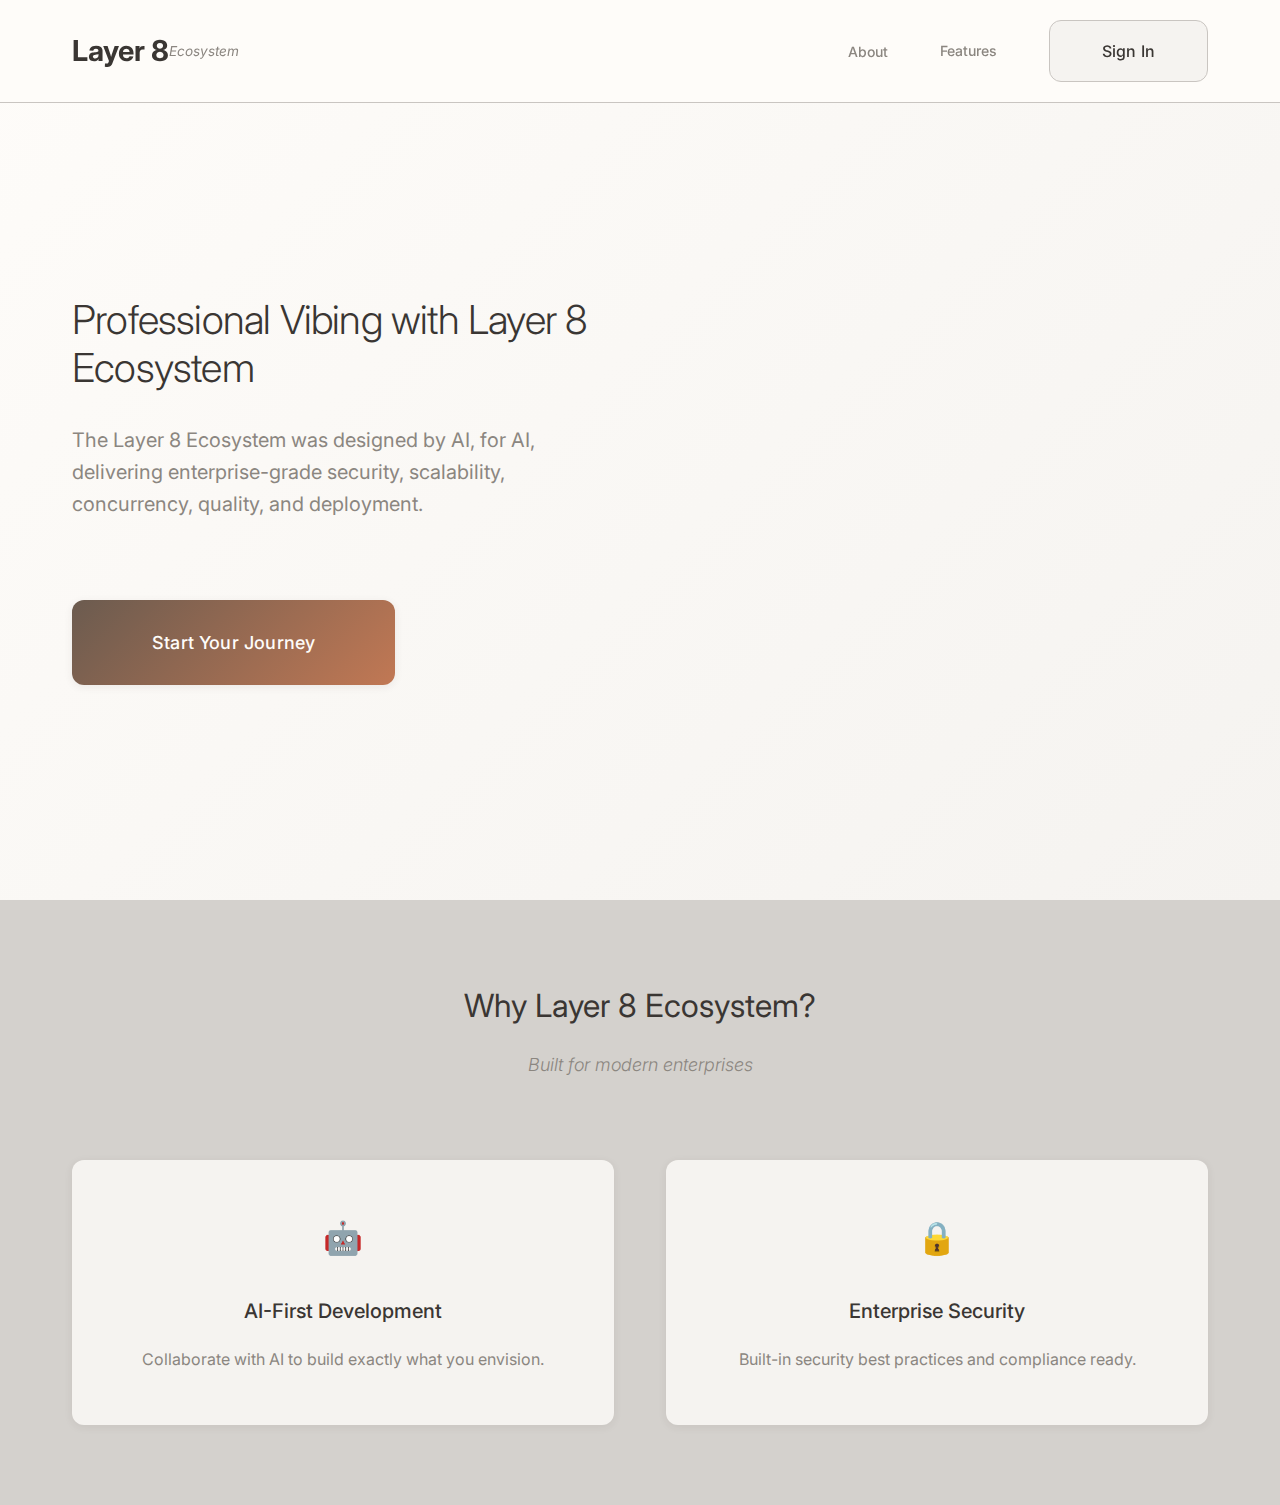
<file: go/l8vibe/websvr/web/index-minimal.html>
<!DOCTYPE html>
<html lang="en">
<head>
    <meta charset="UTF-8">
    <meta name="viewport" content="width=device-width, initial-scale=1.0">
    <title>Vibe with Layer 8 Ecosystem</title>
    <link rel="stylesheet" href="css/wabi-sabi.css">
    <link rel="stylesheet" href="css/marketing.css">
    <link rel="preconnect" href="https://fonts.googleapis.com">
    <link rel="preconnect" href="https://fonts.gstatic.com" crossorigin>
    <link href="https://fonts.googleapis.com/css2?family=Inter:wght@300;400;500;600&display=swap" rel="stylesheet">
</head>
<body>
    <div id="app">
        <div id="marketingScreen" class="screen active">
            <header class="marketing-header">
                <div class="header-container">
                    <div class="logo-section">
                        <h2 class="logo">Layer 8</h2>
                        <span class="tagline">Ecosystem</span>
                    </div>
                    <nav class="nav-menu">
                        <button id="aboutCTA" class="nav-link-button">About</button>
                        <a href="#features" class="nav-link">Features</a>
                        <button id="loginCTA" class="wabi-button secondary">Sign In</button>
                    </nav>
                </div>
            </header>

            <section class="hero-section">
                <div class="hero-container">
                    <div class="hero-content">
                        <h1 class="hero-title">Professional Vibing with Layer 8 Ecosystem</h1>
                        <p class="hero-subtitle">The Layer 8 Ecosystem was designed by AI, for AI, delivering enterprise-grade security, scalability, concurrency, quality, and deployment.</p>
                        <div class="hero-actions">
                            <button id="getStartedBtn" class="wabi-button primary large">Start Your Journey</button>
                        </div>
                    </div>
                </div>
            </section>

            <section id="features" class="features-section">
                <div class="section-container">
                    <div class="section-header">
                        <h2 class="section-title">Why Layer 8 Ecosystem?</h2>
                        <p class="section-subtitle">Built for modern enterprises</p>
                    </div>
                    
                    <div class="features-grid">
                        <div class="feature-card">
                            <div class="feature-icon">🤖</div>
                            <h3>AI-First Development</h3>
                            <p>Collaborate with AI to build exactly what you envision.</p>
                        </div>
                        
                        <div class="feature-card">
                            <div class="feature-icon">🔒</div>
                            <h3>Enterprise Security</h3>
                            <p>Built-in security best practices and compliance ready.</p>
                        </div>
                    </div>
                </div>
            </section>
        </div>
    </div>

    <script>
        console.log('Minimal version loaded successfully');
    </script>
</body>
</html>
</file>
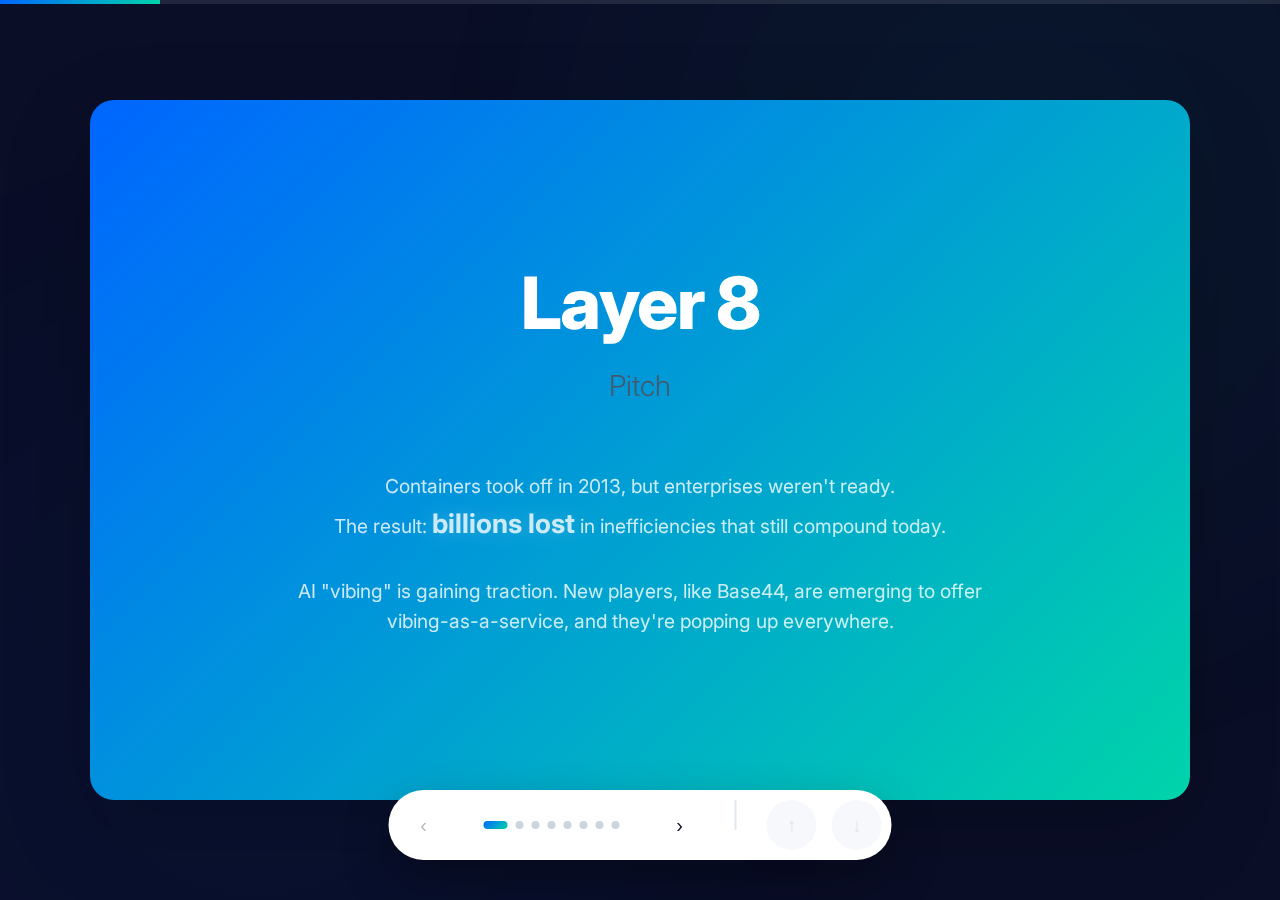
<file: go/l8vibe/websvr/web/investor.html>
<!DOCTYPE html>
<html lang="en">
<head>
    <meta charset="UTF-8">
    <meta name="viewport" content="width=device-width, initial-scale=1.0">
    <title>Layer 8 - Investor Deck</title>
    <link href="https://fonts.googleapis.com/css2?family=Inter:wght@300;400;500;600;700;800;900&display=swap" rel="stylesheet">
    <style>
        * {
            margin: 0;
            padding: 0;
            box-sizing: border-box;
        }

        :root {
            --primary: #0066FF;
            --secondary: #00D4AA;
            --dark: #0A0E27;
            --light: #F8F9FD;
            --gradient: linear-gradient(135deg, #0066FF 0%, #00D4AA 100%);
            --shadow: 0 10px 40px rgba(0, 102, 255, 0.1);
        }

        body {
            font-family: 'Inter', -apple-system, BlinkMacSystemFont, sans-serif;
            background: var(--dark);
            color: #333;
            overflow: hidden;
            height: 100vh;
            position: relative;
        }

        /* Background Animation */
        .bg-pattern {
            position: fixed;
            width: 100%;
            height: 100%;
            top: 0;
            left: 0;
            z-index: 0;
            opacity: 0.05;
            background-image:
                radial-gradient(circle at 20% 80%, var(--primary) 0%, transparent 50%),
                radial-gradient(circle at 80% 20%, var(--secondary) 0%, transparent 50%);
            animation: float 20s ease-in-out infinite;
        }

        @keyframes float {
            0%, 100% { transform: translate(0, 0) rotate(0deg); }
            33% { transform: translate(-20px, -20px) rotate(1deg); }
            66% { transform: translate(20px, -10px) rotate(-1deg); }
        }

        .presentation-container {
            height: 100vh;
            width: 100vw;
            display: flex;
            align-items: center;
            justify-content: center;
            position: relative;
            z-index: 1;
        }

        .slide {
            position: absolute;
            background: white;
            width: 90%;
            max-width: 1100px;
            height: 85vh;
            max-height: 700px;
            border-radius: 24px;
            box-shadow: 0 30px 90px rgba(0, 0, 0, 0.2);
            overflow: hidden;
            opacity: 0;
            transform: translateX(100px) scale(0.95);
            transition: all 0.6s cubic-bezier(0.4, 0, 0.2, 1);
            display: flex;
            flex-direction: column;
        }

        .slide.active {
            opacity: 1;
            transform: translateX(0) scale(1);
        }

        .slide-header {
            background: var(--gradient);
            padding: 3px;
            position: relative;
        }

        .slide-header-inner {
            background: white;
            padding: 40px 60px 30px;
            border-radius: 21px 21px 0 0;
        }

        .slide-content {
            padding: 20px 60px 40px;
            overflow-y: hidden;
            height: auto;
            position: relative;
        }

        /* For slides with headers, adjust content height */
        .slide-header + .slide-content {
            height: 400px;
            max-height: 400px;
            overflow-y: hidden;
        }

        /* Hide scrollbars */
        .slide-content::-webkit-scrollbar {
            display: none;
        }

        .slide-content {
            -ms-overflow-style: none;
            scrollbar-width: none;
        }

        /* Scroll navigation buttons in main nav */
        .scroll-nav-btn {
            background: var(--gradient);
            color: white;
        }

        .scroll-nav-btn:hover:not(:disabled) {
            background: var(--gradient);
            transform: scale(1.1);
        }

        .scroll-nav-btn:disabled {
            opacity: 0.3;
            cursor: not-allowed;
            background: #E2E8F0;
            color: #A0AEC0;
        }

        /* Typography */
        h1 {
            font-size: 2.5em;
            font-weight: 800;
            background: var(--gradient);
            -webkit-background-clip: text;
            -webkit-text-fill-color: transparent;
            background-clip: text;
            margin-bottom: 10px;
            letter-spacing: -0.02em;
            line-height: 1.1;
        }

        h2 {
            font-size: 1.8em;
            font-weight: 700;
            color: var(--dark);
            margin: 30px 0 20px;
            letter-spacing: -0.01em;
        }

        h3 {
            font-size: 1.3em;
            font-weight: 600;
            color: var(--primary);
            margin: 25px 0 15px;
        }

        p {
            font-size: 1.15em;
            line-height: 1.7;
            color: #4A5568;
            margin-bottom: 20px;
            font-weight: 400;
        }

        .lead {
            font-size: 1.3em;
            font-weight: 500;
            color: var(--dark);
            margin-bottom: 30px;
        }

        /* Lists */
        ul, ol {
            margin: 20px 0;
            padding-left: 0;
        }

        li {
            font-size: 1.1em;
            line-height: 1.8;
            margin-bottom: 12px;
            color: #4A5568;
            padding-left: 30px;
            position: relative;
        }

        li:before {
            content: "→";
            position: absolute;
            left: 0;
            color: var(--primary);
            font-weight: 600;
        }

        .check-list li:before {
            content: "✓";
            color: var(--secondary);
            font-weight: bold;
        }

        /* Special Elements */
        .metric-card {
            background: var(--light);
            border-left: 4px solid var(--primary);
            padding: 25px;
            margin: 25px 0;
            border-radius: 12px;
            box-shadow: var(--shadow);
        }

        .metric-grid {
            display: grid;
            grid-template-columns: repeat(auto-fit, minmax(200px, 1fr));
            gap: 20px;
            margin: 30px 0;
        }

        .metric-item {
            text-align: center;
            padding: 20px;
            background: var(--light);
            border-radius: 12px;
            transition: transform 0.3s ease;
        }

        .metric-item:hover {
            transform: translateY(-5px);
            box-shadow: var(--shadow);
        }

        .metric-value {
            font-size: 2.5em;
            font-weight: 800;
            background: var(--gradient);
            -webkit-background-clip: text;
            -webkit-text-fill-color: transparent;
            background-clip: text;
        }

        .metric-label {
            font-size: 0.9em;
            color: #718096;
            margin-top: 5px;
            text-transform: uppercase;
            letter-spacing: 0.05em;
        }

        /* Title Slide */
        .title-slide {
            background: var(--gradient);
            color: white;
            justify-content: center;
            align-items: center;
            text-align: center;
            padding: 60px;
        }

        .title-slide h1 {
            font-size: 4.5em;
            -webkit-text-fill-color: white;
            margin-bottom: 20px;
            animation: fadeInUp 1s ease-out;
        }

        .title-slide .tagline {
            font-size: 1.8em;
            font-weight: 300;
            opacity: 0.95;
            animation: fadeInUp 1s ease-out 0.2s both;
        }

        .title-slide .subtitle {
            font-size: 1.2em;
            font-weight: 400;
            opacity: 0.8;
            margin-top: 40px;
            line-height: 1.6;
            animation: fadeInUp 1s ease-out 0.4s both;
        }

        @keyframes fadeInUp {
            from {
                opacity: 0;
                transform: translateY(30px);
            }
            to {
                opacity: 1;
                transform: translateY(0);
            }
        }

        /* Problem/Solution Cards */
        .problem-card, .solution-card {
            background: var(--light);
            padding: 30px;
            border-radius: 16px;
            margin: 25px 0;
            position: relative;
            overflow: hidden;
        }

        .problem-card:before {
            content: "⚠";
            position: absolute;
            top: -20px;
            right: 20px;
            font-size: 100px;
            opacity: 0.05;
        }

        .solution-card:before {
            content: "✓";
            position: absolute;
            top: -20px;
            right: 20px;
            font-size: 100px;
            opacity: 0.05;
            color: var(--secondary);
        }

        /* Navigation */
        .navigation {
            position: fixed;
            bottom: 40px;
            left: 50%;
            transform: translateX(-50%);
            display: flex;
            gap: 15px;
            z-index: 100;
            background: white;
            padding: 10px;
            border-radius: 100px;
            box-shadow: 0 20px 50px rgba(0, 0, 0, 0.3);
        }

        .nav-btn {
            background: transparent;
            border: none;
            color: var(--dark);
            width: 50px;
            height: 50px;
            font-size: 20px;
            border-radius: 50%;
            cursor: pointer;
            transition: all 0.3s ease;
            display: flex;
            align-items: center;
            justify-content: center;
        }

        .nav-btn:hover:not(:disabled) {
            background: var(--gradient);
            color: white;
            transform: scale(1.1);
        }

        .nav-btn:disabled {
            opacity: 0.3;
            cursor: not-allowed;
        }

        .slide-dots {
            display: flex;
            align-items: center;
            gap: 8px;
            padding: 0 20px;
        }

        .dot {
            width: 8px;
            height: 8px;
            border-radius: 50%;
            background: #CBD5E0;
            transition: all 0.3s ease;
            cursor: pointer;
        }

        .dot.active {
            width: 24px;
            border-radius: 4px;
            background: var(--gradient);
        }

        /* Progress Bar */
        .progress-bar {
            position: fixed;
            top: 0;
            left: 0;
            right: 0;
            height: 4px;
            background: rgba(255, 255, 255, 0.1);
            z-index: 101;
        }

        .progress-fill {
            height: 100%;
            background: var(--gradient);
            transition: width 0.6s ease;
        }

        /* Highlight Box */
        .highlight-box {
            background: var(--gradient);
            color: white;
            padding: 30px;
            border-radius: 16px;
            margin: 30px 0;
            text-align: center;
            box-shadow: 0 20px 60px rgba(0, 102, 255, 0.2);
        }

        .highlight-box h3 {
            color: white;
            font-size: 2em;
            margin: 0 0 10px 0;
        }

        .highlight-box p {
            color: white;
            opacity: 0.95;
            margin: 0;
        }

        /* Responsive */
        @media (max-width: 768px) {
            .slide {
                width: 95%;
                min-height: auto;
            }

            .slide-content {
                padding: 20px 30px 40px;
            }

            .slide-header-inner {
                padding: 30px 30px 20px;
            }

            h1 {
                font-size: 2em;
            }

            .title-slide h1 {
                font-size: 3em;
            }

            .metric-grid {
                grid-template-columns: 1fr;
            }
        }

        /* Phase Timeline */
        .timeline {
            position: relative;
            margin: 40px 0;
        }

        .timeline-item {
            display: flex;
            margin-bottom: 30px;
            position: relative;
        }

        .timeline-marker {
            width: 40px;
            height: 40px;
            background: var(--gradient);
            border-radius: 50%;
            display: flex;
            align-items: center;
            justify-content: center;
            color: white;
            font-weight: bold;
            flex-shrink: 0;
            z-index: 2;
        }

        .timeline-content {
            margin-left: 30px;
            flex: 1;
        }

        .timeline-item:not(:last-child):after {
            content: "";
            position: absolute;
            left: 19px;
            top: 40px;
            width: 2px;
            height: calc(100% + 10px);
            background: #E2E8F0;
        }

        /* Funding Use Chart */
        .funding-chart {
            display: flex;
            height: 40px;
            border-radius: 12px;
            overflow: hidden;
            margin: 30px 0;
            box-shadow: var(--shadow);
        }

        .funding-segment {
            display: flex;
            align-items: center;
            justify-content: center;
            color: white;
            font-weight: 600;
            font-size: 14px;
            transition: all 0.3s ease;
        }

        .funding-segment:hover {
            transform: scale(1.05);
            z-index: 1;
        }
    </style>
</head>
<body>
    <div class="bg-pattern"></div>

    <div class="progress-bar">
        <div class="progress-fill" id="progress-fill"></div>
    </div>

    <div class="presentation-container">
        <!-- Slide 1: Pitch -->
        <div class="slide title-slide active">
            <h1>Layer 8</h1>
            <p class="tagline">Pitch</p>
            <div class="subtitle">
                Containers took off in 2013, but enterprises weren't ready.<br>
                The result: <span style="font-size: 1.4em; font-weight: 700; text-shadow: 0 0 20px rgba(255,255,255,0.3);">billions lost</span> in inefficiencies that still compound today.<br><br>
                AI "vibing" is gaining traction. New players, like Base44, are emerging to offer<br>
                vibing-as-a-service, and they're popping up everywhere.
            </div>
        </div>

        <!-- Slide 2: Problem -->
        <div class="slide">
            <div class="slide-header">
                <div class="slide-header-inner">
                    <h1>Problem</h1>
                </div>
            </div>
            <div class="slide-content">
                <p>70–90% of today's code is bloated, creating massive maintenance overhead.<br>
                <span style="font-size: 1.3em; font-weight: 700; color: #FF4444;">Companies bleed resources</span> trying to keep it alive, often hiring armies of developers<br>
                just to stand still.</p>

                <p>AI is powerful, but it can't design robust, scalable systems <span style="font-size: 1.25em; font-weight: 700; background: linear-gradient(135deg, #0066FF 0%, #00D4AA 100%); -webkit-background-clip: text; -webkit-text-fill-color: transparent; background-clip: text;">on its own</span>.<br>
                Without professional architectural guidance, it produces the same bloated,<br>
                fragile code that created today's software crisis in the first place.</p>
            </div>
        </div>

        <!-- Slide 3: Solution -->
        <div class="slide">
            <div class="slide-header">
                <div class="slide-header-inner">
                    <h1>Solution</h1>
                </div>
            </div>
            <div class="slide-content">
                <p>Layer 8 fixes this. We've built a platform that transforms AI-generated prototypes<br>
                into production-grade, scalable, and secure applications, without the armies of developers<br>
                or endless patchwork. It's the missing layer that turns today's AI hype into <span style="font-size: 1.4em; font-weight: 700; background: linear-gradient(135deg, #0066FF 0%, #00D4AA 100%); -webkit-background-clip: text; -webkit-text-fill-color: transparent; background-clip: text; text-shadow: 0 0 20px rgba(0, 102, 255, 0.2);">tomorrow's<br>
                enterprise reality</span>.</p>
            </div>
        </div>

        <!-- Slide 4: Why Now -->
        <div class="slide">
            <div class="slide-header">
                <div class="slide-header-inner">
                    <h1>Why Now</h1>
                </div>
            </div>
            <div class="slide-content">
                <p>AI is accelerating software creation at unprecedented speed—but it also risks <span style="font-size: 1.3em; font-weight: 700; color: #FF4444; text-shadow: 0 0 15px rgba(255, 68, 68, 0.3);">amplifying the same<br>
                inefficiencies</span>. Without a new foundation, the bloat only grows faster.<br>
                Enterprises urgently need a way to harness AI for production-grade, lean, and sustainable<br>
                software.</p>
            </div>
        </div>

        <!-- Slide 5: Competition & Differentiation -->
        <div class="slide">
            <div class="slide-header">
                <div class="slide-header-inner">
                    <h1>Competition & Diffranciation</h1>
                </div>
            </div>
            <div class="slide-content">
                <p>Competitors such as Base44 provide vibing solutions for enterprises, but their approach<br>
                is limited to a pure as-a-service model. This creates strong vendor lock-in,<br>
                with enterprises dependent on the provider for every aspect of their stack.</p>

                <h2>Layer 8 differentiates by offering flexibility:</h2>
                <ul>
                    <li>The same SaaS model for those who want it.</li>
                    <li>As a Product, enabling enterprises to deploy and control their own environment.</li>
                    <li>As a Product for Developers, empowering internal teams with the frameworks and tools to innovate without lock-in.</li>
                </ul>
            </div>
        </div>

        <!-- Slide 6: Product Technology -->
        <div class="slide">
            <div class="slide-header">
                <div class="slide-header-inner">
                    <h1>Product Technology</h1>
                </div>
            </div>
            <div class="slide-content" id="slide6-content">
                <h2>Layer 8 Ecosystem: Enterprise-Grade Platform</h2>
                <p><strong>Eliminates 80% of integration complexity</strong> through intelligent microservices infrastructure</p>

                <h3>Core Components</h3>
                <div class="metric-card">
                    <strong>Foundation</strong>: Virtual networking • High-performance utilities • 2-4x faster serialization<br>
                    <strong>Services</strong>: Distributed transactions • Service discovery • Auto-failover<br>
                    <strong>Data</strong>: Distributed ORM • Graph SQL • Advanced reflection<br>
                    <strong>Operations</strong>: Multi-protocol collection • Intelligent parsing • Distributed inventory
                </div>

                <h3>Key Metrics</h3>
                <ul>
                    <li><strong>Scale</strong>: 1,000-10,000 devices per instance</li>
                    <li><strong>Performance</strong>: Microsecond latency</li>
                    <li><strong>Flexibility</strong>: Fully modular, protocol-agnostic</li>
                    <li><strong>Production Ready</strong>: 30,000+ lines of Go code</li>
                </ul>

                <h3>Competitive Advantage</h3>
                <ul class="check-list">
                    <li>Swap components without code changes</li>
                    <li>60-80% reduction in operational complexity</li>
                    <li>Works with SNMP, SSH, Kubernetes, gRPC, REST</li>
                    <li>Linear scaling with complexity</li>
                </ul>
            </div>
        </div>

        <!-- Slide 7: Go-To Market Strategy -->
        <div class="slide">
            <div class="slide-header">
                <div class="slide-header-inner">
                    <h1>Go-To Market Strategy</h1>
                </div>
            </div>
            <div class="slide-content" id="slide7-content">
                <h2>Three Deployment Models for Maximum Market Penetration</h2>

                <h3>1. Enterprise Product License</h3>
                <p><strong>Target</strong>: Fortune 500 & Government agencies needing on-premise control</p>
                <ul>
                    <li><strong>Value Prop</strong>: Complete ownership, no vendor lock-in, full customization</li>
                    <li><strong>Pricing</strong>: $500K-$2M annual license based on scale</li>
                    <li><strong>Why Win</strong>: Modular architecture allows enterprises to integrate existing systems without rip-and-replace</li>
                </ul>

                <h3>2. Developer Platform-as-a-Product</h3>
                <p><strong>Target</strong>: Engineering teams at mid-market companies & startups</p>
                <ul>
                    <li><strong>Value Prop</strong>: Build production-ready microservices 10x faster</li>
                    <li><strong>Pricing</strong>: $50K-$200K annual subscription with usage tiers</li>
                    <li><strong>Why Win</strong>: Open-source components (Apache 2.0) build trust; pay only for enterprise features</li>
                </ul>

                <h3>3. Managed Service Option</h3>
                <p><strong>Target</strong>: Companies wanting benefits without operational overhead</p>
                <ul>
                    <li><strong>Value Prop</strong>: Full Layer 8 capabilities with SLA guarantees</li>
                    <li><strong>Pricing</strong>: Consumption-based pricing starting at $10K/month</li>
                    <li><strong>Why Win</strong>: Flexible migration path - start managed, transition to self-hosted</li>
                </ul>

                <h2>Market Entry Strategy</h2>

                <h3>Phase 1: Network Operations (Months 1-6)</h3>
                <ul>
                    <li>Lead with <strong>L8Collector</strong> & <strong>L8Parser</strong> for immediate ROI</li>
                    <li>Target enterprises managing 1,000+ network devices</li>
                    <li><strong>Quick Win</strong>: 60% reduction in monitoring costs</li>
                </ul>

                <h3>Phase 2: Microservices Platform (Months 7-12)</h3>
                <ul>
                    <li>Expand to full distributed services suite</li>
                    <li>Target companies struggling with microservices complexity</li>
                    <li><strong>Key Metric</strong>: 80% reduction in integration time</li>
                </ul>

                <h3>Phase 3: AI-Powered Development (Months 13-18)</h3>
                <ul>
                    <li>Position as the backend for AI-generated applications</li>
                    <li>Partner with AI coding platforms</li>
                    <li><strong>Differentiator</strong>: Only platform ensuring AI code is production-ready</li>
                </ul>

                <h2>Distribution Channels</h2>
                <ol>
                    <li><strong>Direct Enterprise Sales</strong>: Target top 2000 enterprises</li>
                    <li><strong>Cloud Marketplaces</strong>: AWS, Azure, GCP for instant deployment</li>
                    <li><strong>System Integrators</strong>: Partner with Accenture, Deloitte, IBM</li>
                    <li><strong>Developer Community</strong>: Open-source core drives adoption</li>
                </ol>

                <h2>Competitive Advantages in GTM</h2>
                <ul class="check-list">
                    <li><strong>No Lock-in</strong>: Unlike competitors, customers own their deployment</li>
                    <li><strong>Gradual Adoption</strong>: Start with one module, expand as needed</li>
                    <li><strong>Proven Scale</strong>: Already handles 10,000+ devices in production</li>
                    <li><strong>Language Agnostic</strong>: Go today, Python/Java/Rust tomorrow</li>
                </ul>
            </div>
        </div>

        <!-- Slide 8: The Ask -->
        <div class="slide">
            <div class="slide-header">
                <div class="slide-header-inner">
                    <h1>The Ask</h1>
                </div>
            </div>
            <div class="slide-content">
                <div class="highlight-box" style="padding: 20px; margin: 15px 0;">
                    <h3 style="margin: 0 0 5px 0;">$5–8M Seed / Early-Series A raise</h3>
                    <p style="margin: 0;">24 months runway to execute 3-phase GTM</p>
                </div>

                <h2 style="margin: 20px 0 10px 0; font-size: 1.5em;">Use of funds:</h2>
                <ul style="margin: 10px 0;">
                    <li style="margin-bottom: 8px;">40% Engineering & Product</li>
                    <li style="margin-bottom: 8px;">30% Enterprise Sales & Partnerships</li>
                    <li style="margin-bottom: 8px;">20% Developer Growth & Community</li>
                    <li style="margin-bottom: 8px;">10% Operations & Compliance</li>
                </ul>

                <div class="metric-card" style="padding: 15px; margin: 15px 0;">
                    <p style="margin: 0;"><strong>Target Outcome: $2–4M ARR within 24 months</strong></p>
                </div>
            </div>
        </div>
    </div>

    <div class="navigation">
        <button class="nav-btn" id="prev-btn" onclick="changeSlide(-1)">‹</button>
        <div class="slide-dots" id="slide-dots"></div>
        <button class="nav-btn" id="next-btn" onclick="changeSlide(1)">›</button>
        <div style="border-left: 2px solid #E2E8F0; height: 30px; margin: 0 15px;"></div>
        <button class="nav-btn scroll-nav-btn" id="scroll-up-btn" onclick="scrollCurrentSlide(-100)" disabled>↑</button>
        <button class="nav-btn scroll-nav-btn" id="scroll-down-btn" onclick="scrollCurrentSlide(100)" disabled>↓</button>
    </div>

    <script>
        let currentSlide = 1;
        const totalSlides = 8;

        function initDots() {
            const dotsContainer = document.getElementById('slide-dots');
            for (let i = 1; i <= totalSlides; i++) {
                const dot = document.createElement('div');
                dot.className = 'dot';
                if (i === 1) dot.classList.add('active');
                dot.onclick = () => goToSlide(i);
                dotsContainer.appendChild(dot);
            }
        }

        function updateProgress() {
            const progress = (currentSlide / totalSlides) * 100;
            document.getElementById('progress-fill').style.width = progress + '%';
        }

        function updateDots() {
            const dots = document.querySelectorAll('.dot');
            dots.forEach((dot, index) => {
                if (index === currentSlide - 1) {
                    dot.classList.add('active');
                } else {
                    dot.classList.remove('active');
                }
            });
        }

        function showSlide(n) {
            const slides = document.getElementsByClassName('slide');

            if (n > totalSlides) currentSlide = 1;
            if (n < 1) currentSlide = totalSlides;

            for (let i = 0; i < slides.length; i++) {
                slides[i].classList.remove('active');
            }

            slides[currentSlide - 1].classList.add('active');

            // Update navigation
            document.getElementById('prev-btn').disabled = currentSlide === 1;
            document.getElementById('next-btn').disabled = currentSlide === totalSlides;

            updateDots();
            updateProgress();
        }

        function changeSlide(direction) {
            currentSlide += direction;
            showSlide(currentSlide);
        }

        function goToSlide(n) {
            currentSlide = n;
            showSlide(currentSlide);
        }

        // Keyboard navigation
        document.addEventListener('keydown', function(event) {
            if (event.key === 'ArrowLeft') changeSlide(-1);
            if (event.key === 'ArrowRight') changeSlide(1);
            if (event.key === 'Home') goToSlide(1);
            if (event.key === 'End') goToSlide(totalSlides);
        });

        // Touch/swipe support
        let touchStartX = 0;
        let touchEndX = 0;

        document.addEventListener('touchstart', function(event) {
            touchStartX = event.changedTouches[0].screenX;
        });

        document.addEventListener('touchend', function(event) {
            touchEndX = event.changedTouches[0].screenX;
            handleSwipe();
        });

        function handleSwipe() {
            if (touchEndX < touchStartX - 50) changeSlide(1);
            if (touchEndX > touchStartX + 50) changeSlide(-1);
        }

        // Initialize
        initDots();
        showSlide(1);

        // Scroll the current slide
        function scrollCurrentSlide(amount) {
            console.log(`scrollCurrentSlide called with amount: ${amount}, currentSlide: ${currentSlide}`);

            // Only scroll on slides 6 and 7
            if (currentSlide === 6) {
                scrollContent('slide6-content', amount);
            } else if (currentSlide === 7) {
                scrollContent('slide7-content', amount);
            }
        }

        // Scroll content function
        function scrollContent(contentId, amount) {
            console.log(`scrollContent called with contentId: ${contentId}, amount: ${amount}`);
            const content = document.getElementById(contentId);

            if (content) {
                // Create a wrapper if it doesn't exist
                if (!content.querySelector('.content-wrapper')) {
                    console.log('Creating content wrapper');
                    const wrapper = document.createElement('div');
                    wrapper.className = 'content-wrapper';
                    wrapper.style.transform = 'translateY(0)';
                    wrapper.style.transition = 'transform 0.3s ease';
                    while (content.firstChild) {
                        wrapper.appendChild(content.firstChild);
                    }
                    content.appendChild(wrapper);
                }

                const wrapper = content.querySelector('.content-wrapper');
                const currentTransform = wrapper.style.transform.match(/-?\d+/) || [0];
                const currentY = parseInt(currentTransform[0]);
                const newY = currentY - amount;

                // Get boundaries
                const contentHeight = content.clientHeight;
                const wrapperHeight = wrapper.scrollHeight;
                const maxScroll = -(wrapperHeight - contentHeight);

                // Clamp the scroll position
                const clampedY = Math.max(maxScroll, Math.min(0, newY));
                wrapper.style.transform = `translateY(${clampedY}px)`;

                // Update button states
                const upBtn = document.getElementById('scroll-up-btn');
                const downBtn = document.getElementById('scroll-down-btn');
                upBtn.disabled = clampedY >= 0;
                downBtn.disabled = clampedY <= maxScroll;

                console.log(`Scroll position: ${clampedY}, Up disabled: ${upBtn.disabled}, Down disabled: ${downBtn.disabled}`);
            }
        }

        // Update the showSlide function to handle scroll buttons
        const originalShowSlide = showSlide;
        showSlide = function(n) {
            // Reset scroll positions
            ['slide6-content', 'slide7-content'].forEach(id => {
                const content = document.getElementById(id);
                if (content && content.querySelector('.content-wrapper')) {
                    content.querySelector('.content-wrapper').style.transform = 'translateY(0)';
                }
            });

            originalShowSlide(n);

            // Enable/disable scroll buttons based on current slide
            const upBtn = document.getElementById('scroll-up-btn');
            const downBtn = document.getElementById('scroll-down-btn');

            if (currentSlide === 6 || currentSlide === 7) {
                upBtn.disabled = true; // Start at top
                downBtn.disabled = false;
                upBtn.style.display = 'flex';
                downBtn.style.display = 'flex';
                console.log(`Scroll buttons enabled for slide ${currentSlide}`);
            } else {
                upBtn.disabled = true;
                downBtn.disabled = true;
                upBtn.style.display = 'flex';
                downBtn.style.display = 'flex';
                console.log(`Scroll buttons disabled for slide ${currentSlide}`);
            }
        };
    </script>
</body>
</html>
</file>
<file: go/l8vibe/websvr/web/css/wabi-sabi.css>
/* Wabi-Sabi Design System - Embracing Imperfection and Natural Beauty */

:root {
  /* Natural Color Palette */
  --clay-warm: #e8ddd4;
  --clay-cool: #d4d1cd;
  --stone-light: #f5f3f0;
  --stone-medium: #c9c5c1;
  --stone-dark: #8b8680;
  --earth-brown: #6b5b4f;
  --moss-green: #5a6b4f;
  --rust-orange: #c17854;
  --charcoal: #3a3633;
  --paper-white: #fefcf9;
  
  /* Organic Spacing */
  --space-xs: 0.5rem;
  --space-s: 0.75rem;
  --space-m: 1.25rem;
  --space-l: 2rem;
  --space-xl: 3.25rem;
  --space-2xl: 5rem;
  
  /* Irregular Rhythms */
  --border-radius-soft: 8px;
  --border-radius-organic: 12px;
  --border-radius-round: 50%;
  
  /* Subtle Shadows */
  --shadow-soft: 0 2px 8px rgba(58, 54, 51, 0.08);
  --shadow-medium: 0 4px 16px rgba(58, 54, 51, 0.12);
  --shadow-strong: 0 8px 32px rgba(58, 54, 51, 0.16);
  
  /* Typography Scale */
  --font-family: 'Inter', -apple-system, BlinkMacSystemFont, 'Segoe UI', sans-serif;
  --font-size-sm: 0.875rem;
  --font-size-base: 1rem;
  --font-size-lg: 1.125rem;
  --font-size-xl: 1.25rem;
  --font-size-2xl: 1.5rem;
  --font-size-3xl: 2rem;
  --font-size-4xl: 2.5rem;
}

/* Reset & Base Styles */
* {
  margin: 0;
  padding: 0;
  box-sizing: border-box;
}

body {
  font-family: var(--font-family);
  font-size: var(--font-size-base);
  line-height: 1.6;
  color: var(--charcoal);
  background: linear-gradient(135deg, var(--paper-white) 0%, var(--stone-light) 100%);
  min-height: 100vh;
  font-weight: 400;
  -webkit-font-smoothing: antialiased;
  -moz-osx-font-smoothing: grayscale;
}

/* Wabi-Sabi Decorative Elements */
.wabi-circle {
  position: absolute;
  width: 300px;
  height: 300px;
  background: radial-gradient(circle at 30% 40%, var(--clay-warm), transparent 70%);
  border-radius: 50%;
  top: -150px;
  right: -150px;
  opacity: 0.6;
  filter: blur(40px);
  z-index: 0;
}

.wabi-texture {
  position: absolute;
  bottom: 0;
  left: 0;
  right: 0;
  height: 200px;
  background: linear-gradient(0deg, var(--clay-cool) 0%, transparent 100%);
  opacity: 0.3;
  z-index: 0;
}

.wabi-stones {
  position: absolute;
  top: 50%;
  right: 5%;
  width: 60px;
  height: 120px;
  opacity: 0.1;
}

.wabi-stones::before,
.wabi-stones::after {
  content: '';
  position: absolute;
  background: var(--stone-dark);
  border-radius: 50% 30% 40% 60%;
}

.wabi-stones::before {
  width: 30px;
  height: 40px;
  top: 0;
  left: 0;
  transform: rotate(15deg);
}

.wabi-stones::after {
  width: 40px;
  height: 50px;
  bottom: 0;
  right: 0;
  transform: rotate(-20deg);
}

/* Typography */
.brand-title {
  font-size: var(--font-size-3xl);
  font-weight: 300;
  color: var(--charcoal);
  margin-bottom: var(--space-s);
  letter-spacing: -0.02em;
}

.brand-subtitle {
  font-size: var(--font-size-lg);
  color: var(--stone-dark);
  font-weight: 400;
  line-height: 1.5;
}

.section-title {
  font-size: var(--font-size-2xl);
  font-weight: 400;
  color: var(--charcoal);
  margin-bottom: var(--space-xs);
}

.section-subtitle {
  font-size: var(--font-size-base);
  color: var(--stone-dark);
  font-style: italic;
  font-weight: 300;
}

/* Screen Management */
.screen {
  display: none;
  min-height: 100vh;
  position: relative;
  z-index: 1;
}

.screen.active {
  display: block;
}

/* Marketing screen should be displayed as block, not flex */
#marketingScreen.screen.active {
  display: block;
}

/* Other screens can remain flex for their internal layouts */
#projectScreen.screen.active,
#workspaceScreen.screen.active {
  display: flex;
}

/* Buttons - Wabi-Sabi Style */
.wabi-button {
  font-family: inherit;
  font-size: var(--font-size-base);
  font-weight: 500;
  padding: var(--space-m) var(--space-xl);
  border: none;
  border-radius: var(--border-radius-organic);
  cursor: pointer;
  transition: all 0.3s ease;
  position: relative;
  overflow: hidden;
  letter-spacing: 0.01em;
}

.wabi-button.primary {
  background: linear-gradient(135deg, var(--earth-brown) 0%, var(--rust-orange) 100%);
  color: var(--paper-white);
  box-shadow: var(--shadow-soft);
}

.wabi-button.primary:hover {
  transform: translateY(-1px);
  box-shadow: var(--shadow-medium);
  background: linear-gradient(135deg, var(--earth-brown) 0%, #d18660 100%);
}

.wabi-button.secondary {
  background: var(--stone-light);
  color: var(--charcoal);
  border: 1px solid var(--stone-medium);
}

.wabi-button.secondary:hover {
  background: var(--clay-warm);
  border-color: var(--stone-dark);
}

.wabi-button:active {
  transform: translateY(0);
}

/* Input Groups */
.input-group {
  position: relative;
  margin-bottom: var(--space-l);
}

.input-group label {
  display: block;
  font-size: var(--font-size-sm);
  font-weight: 500;
  color: var(--stone-dark);
  margin-bottom: var(--space-xs);
  text-transform: uppercase;
  letter-spacing: 0.05em;
}

.input-group input,
.input-group textarea {
  width: 100%;
  padding: var(--space-m) 0 var(--space-s) 0;
  font-size: var(--font-size-base);
  font-family: inherit;
  color: var(--charcoal);
  background: transparent;
  border: none;
  outline: none;
  resize: vertical;
}

.input-group input::placeholder,
.input-group textarea::placeholder {
  color: var(--stone-medium);
  font-style: italic;
}

.input-line {
  position: absolute;
  bottom: 0;
  left: 0;
  right: 0;
  height: 1px;
  background: var(--stone-medium);
  transition: all 0.3s ease;
}

.input-line::after {
  content: '';
  position: absolute;
  bottom: 0;
  left: 50%;
  width: 0;
  height: 2px;
  background: linear-gradient(90deg, var(--earth-brown), var(--rust-orange));
  transition: all 0.3s ease;
  transform: translateX(-50%);
}

.input-group input:focus + .input-line::after,
.input-group textarea:focus + .input-line::after {
  width: 100%;
}

/* Button Groups */
.button-group {
  display: flex;
  gap: var(--space-m);
  margin-top: var(--space-xl);
}

.button-group .wabi-button {
  flex: 1;
}

/* Responsive Design */
@media (max-width: 768px) {
  .brand-title {
    font-size: var(--font-size-2xl);
  }
  
  .section-title {
    font-size: var(--font-size-xl);
  }
  
  .button-group {
    flex-direction: column;
  }
  
  .wabi-circle {
    width: 200px;
    height: 200px;
    top: -100px;
    right: -100px;
  }
}
</file>
<file: go/l8vibe/websvr/web/css/components.css>
/* Component Styles - Wabi-Sabi Influenced */

/* Login Screen */
.login-container {
  display: flex;
  flex-direction: column;
  justify-content: center;
  align-items: center;
  min-height: 100vh;
  padding: var(--space-l);
  position: relative;
  max-width: 400px;
  margin: 0 auto;
}

.brand-section {
  text-align: center;
  margin-bottom: var(--space-2xl);
  z-index: 10;
  position: relative;
}

.login-form {
  width: 100%;
  z-index: 10;
  position: relative;
}

/* Project Screen */
.project-container {
  display: flex;
  flex-direction: column;
  justify-content: center;
  align-items: center;
  min-height: 100vh;
  padding: var(--space-l);
  position: relative;
  max-width: 500px;
  margin: 0 auto;
}

.header-section {
  text-align: center;
  margin-bottom: var(--space-2xl);
  z-index: 10;
  position: relative;
}

.project-form {
  width: 100%;
  z-index: 10;
  position: relative;
}

/* Status Indicators */
.status-dot {
  width: 8px;
  height: 8px;
  border-radius: 50%;
  background: var(--stone-medium);
  display: inline-block;
  margin-right: var(--space-xs);
  transition: all 0.3s ease;
}

.status-dot.active {
  background: var(--moss-green);
  box-shadow: 0 0 8px rgba(90, 107, 79, 0.4);
}

/* Control Buttons */
.control-btn {
  font-family: inherit;
  font-size: var(--font-size-sm);
  font-weight: 500;
  padding: var(--space-xs) var(--space-m);
  border: 1px solid var(--stone-medium);
  background: var(--stone-light);
  color: var(--stone-dark);
  border-radius: var(--border-radius-soft);
  cursor: pointer;
  transition: all 0.2s ease;
}

.control-btn:hover {
  background: var(--clay-warm);
  border-color: var(--stone-dark);
}

.control-btn.active {
  background: var(--earth-brown);
  color: var(--paper-white);
  border-color: var(--earth-brown);
}

/* Send Button */
.send-button {
  background: transparent;
  border: none;
  color: var(--stone-dark);
  padding: 4px; /* Minimal padding */
  cursor: pointer;
  border-radius: var(--border-radius-soft);
  transition: all 0.2s ease;
  display: flex;
  align-items: center;
  justify-content: center;
  width: 24px; /* Fixed small size */
  height: 24px;
  flex-shrink: 0;
}

.send-button:hover {
  color: var(--earth-brown);
  background: var(--stone-light);
}

.send-button:active {
  color: var(--rust-orange);
}

.send-button svg {
  width: 16px; /* Smaller icon */
  height: 16px;
}

/* Empty State */
.empty-state {
  display: flex;
  flex-direction: column;
  align-items: center;
  justify-content: center;
  text-align: center;
  height: 100%;
  color: var(--stone-dark);
  padding: var(--space-2xl);
}

.empty-icon {
  margin-bottom: var(--space-l);
  opacity: 0.6;
}

.empty-state h4 {
  font-size: var(--font-size-lg);
  font-weight: 500;
  margin-bottom: var(--space-s);
  color: var(--charcoal);
}

.empty-state p {
  font-size: var(--font-size-sm);
  line-height: 1.5;
  max-width: 280px;
}

/* Loading States */
.loading {
  opacity: 0.7;
  pointer-events: none;
}

.loading::after {
  content: '';
  position: absolute;
  top: 50%;
  left: 50%;
  width: 20px;
  height: 20px;
  border: 2px solid var(--stone-medium);
  border-top: 2px solid var(--earth-brown);
  border-radius: 50%;
  transform: translate(-50%, -50%);
  animation: spin 1s linear infinite;
}

@keyframes spin {
  0% { transform: translate(-50%, -50%) rotate(0deg); }
  100% { transform: translate(-50%, -50%) rotate(360deg); }
}

/* Animations */
@keyframes fadeIn {
  from {
    opacity: 0;
    transform: translateY(20px);
  }
  to {
    opacity: 1;
    transform: translateY(0);
  }
}

.fade-in {
  animation: fadeIn 0.5s ease-out;
}

@keyframes slideUp {
  from {
    transform: translateY(100%);
    opacity: 0;
  }
  to {
    transform: translateY(0);
    opacity: 1;
  }
}

.slide-up {
  animation: slideUp 0.3s ease-out;
}

/* Responsive Design */
@media (max-width: 768px) {
  .login-container,
  .project-container {
    padding: var(--space-m);
  }
  
  .brand-section,
  .header-section {
    margin-bottom: var(--space-xl);
  }
  
  .empty-state {
    padding: var(--space-l);
  }
  
  .empty-state p {
    font-size: var(--font-size-sm);
  }
}
</file>
<file: go/l8vibe/websvr/web/css/workspace.css>
/* Workspace Layout Styles */

/* Ensure full width for ALL containers when in workspace */
html, body {
  width: 100% !important;
  max-width: none !important;
  margin: 0 !important;
  padding: 0 !important;
  overflow-x: hidden;
}

#app {
  width: 100% !important;
  max-width: none !important;
  margin: 0 !important;
  padding: 0 !important;
}

/* Ensure full width for the entire workspace screen */
#workspaceScreen {
  width: 100% !important;
  max-width: none !important;
  margin: 0 !important;
  padding: 0 !important;
}

.workspace-layout {
  display: flex;
  flex-direction: column;
  min-height: 100vh;
  background: var(--paper-white);
  width: 100% !important;
  max-width: none !important;
  margin: 0 !important;
}

/* Header */
.workspace-header {
  background: linear-gradient(135deg, var(--stone-light) 0%, var(--clay-warm) 100%);
  border-bottom: 1px solid var(--stone-medium);
  padding: var(--space-m) var(--space-l);
  box-shadow: var(--shadow-soft);
  z-index: 100;
  width: 100% !important;
  max-width: none !important;
  margin: 0 !important;
  box-sizing: border-box !important;
}

.header-content {
  display: flex;
  justify-content: space-between;
  align-items: center;
  width: 100%;
}

.project-info {
  display: flex;
  flex-direction: column;
}

.project-name {
  font-size: var(--font-size-xl);
  font-weight: 500;
  color: var(--charcoal);
  margin: 0;
}

.project-status {
  font-size: var(--font-size-sm);
  color: var(--stone-dark);
  display: flex;
  align-items: center;
  margin-top: 2px;
}

/* Project Selector Dropdown */
.project-selector {
  position: relative;
}

.project-selector-btn {
  background: none;
  border: none;
  padding: 0;
  cursor: pointer;
  display: flex;
  align-items: center;
  gap: var(--space-s);
  transition: opacity 0.2s ease;
}

.project-selector-btn:hover {
  opacity: 0.8;
}

.project-selector-btn .project-name {
  pointer-events: none;
}

.dropdown-icon {
  color: var(--stone-dark);
  transition: transform 0.2s ease;
  flex-shrink: 0;
}

.project-selector-btn.active .dropdown-icon {
  transform: rotate(180deg);
}

.workspace-projects-dropdown {
  position: absolute;
  top: 100%;
  left: 0;
  right: 0;
  background: var(--paper-white);
  border: 1px solid var(--stone-medium);
  border-radius: var(--border-radius-organic);
  box-shadow: var(--shadow-medium);
  z-index: 1000;
  max-height: 300px;
  overflow-y: auto;
  display: none;
  margin-top: var(--space-xs);
}

.workspace-projects-dropdown.active {
  display: block;
}

.projects-loading {
  padding: var(--space-m);
  text-align: center;
  color: var(--stone-dark);
  font-size: var(--font-size-sm);
}

.workspace-project-item {
  padding: var(--space-s) var(--space-m);
  cursor: pointer;
  border-bottom: 1px solid var(--stone-light);
  transition: background-color 0.2s ease;
  display: flex;
  flex-direction: column;
}

.workspace-project-item:hover {
  background-color: var(--stone-light);
}

.workspace-project-item:last-child {
  border-bottom: none;
}

.workspace-project-item.current {
  background-color: var(--clay-warm);
  color: var(--charcoal);
  font-weight: 500;
}

.workspace-project-name {
  font-size: var(--font-size-base);
  font-weight: 500;
  color: var(--charcoal);
}

.workspace-project-desc {
  font-size: var(--font-size-sm);
  color: var(--stone-dark);
  margin-top: 2px;
}

.header-actions {
  display: flex;
  gap: var(--space-m);
}

.header-actions .wabi-button {
  padding: var(--space-s) var(--space-m);
  font-size: var(--font-size-sm);
}

/* Main Content Area */
.workspace-main {
  flex: 1 !important;
  display: flex !important;
  min-height: 0;
  width: 100% !important;
  max-width: none !important;
  margin: 0 !important;
}

/* Chat Panel */
.chat-panel {
  width: 400px;
  min-width: 350px;
  background: var(--stone-light);
  border-right: 1px solid var(--stone-medium);
  display: flex;
  flex-direction: column;
  position: relative;
  height: calc(100vh - 80px);
  max-height: calc(100vh - 80px);
  overflow: hidden;
}

.chat-header {
  background: var(--clay-warm);
  padding: var(--space-m);
  border-bottom: 1px solid var(--stone-medium);
  display: flex;
  justify-content: space-between;
  align-items: center;
}

.chat-header h3 {
  font-size: var(--font-size-lg);
  font-weight: 500;
  color: var(--charcoal);
  margin: 0;
}

.chat-status {
  display: flex;
  align-items: center;
  font-size: var(--font-size-sm);
  color: var(--stone-dark);
}

.chat-messages {
  flex: 1;
  padding: var(--space-m);
  overflow-y: auto;
  display: flex;
  flex-direction: column;
  gap: var(--space-m);
}

.message {
  display: flex;
  flex-direction: column;
  max-width: 85%;
  animation: fadeIn 0.3s ease-out;
}

.user-message {
  align-self: flex-end;
}

.ai-message {
  align-self: flex-start;
}

.message-content {
  background: var(--paper-white);
  padding: var(--space-m);
  border-radius: var(--border-radius-organic);
  box-shadow: var(--shadow-soft);
  position: relative;
}

.user-message .message-content {
  background: linear-gradient(135deg, var(--earth-brown) 0%, var(--rust-orange) 100%);
  color: var(--paper-white);
}

.ai-message .message-content {
  background: var(--clay-cool);
  color: var(--charcoal);
}

.message-content p {
  margin: 0;
  line-height: 1.5;
}

.message-time {
  font-size: var(--font-size-sm);
  color: var(--stone-dark);
  margin-top: var(--space-xs);
  opacity: 0.7;
}

.user-message .message-time {
  text-align: right;
}

/* Chat Input */
.chat-input-container {
  background: var(--clay-warm);
  padding: var(--space-m);
  border-top: 1px solid var(--stone-medium);
}

.chat-input-group {
  display: flex;
  align-items: center;
  background: var(--paper-white);
  border-radius: var(--border-radius-organic);
  padding: var(--space-xs) var(--space-m);
  box-shadow: var(--shadow-soft);
}

.chat-input-group input {
  flex: 1;
  border: none;
  outline: none;
  padding: var(--space-s) 0;
  font-size: var(--font-size-base);
  font-family: inherit;
  color: var(--charcoal);
  background: transparent;
}

.chat-input-group input::placeholder {
  color: var(--stone-medium);
  font-style: italic;
}

/* Preview Panel */
.preview-panel {
  flex: 1 !important;
  display: flex !important;
  flex-direction: column;
  background: var(--paper-white);
  position: relative;
  width: 100% !important;
  max-width: none !important;
  height: calc(100vh - 80px);
  max-height: calc(100vh - 80px);
  overflow: hidden;
}

.preview-header {
  background: var(--stone-light);
  padding: var(--space-m);
  border-bottom: 1px solid var(--stone-medium);
  display: flex;
  justify-content: space-between;
  align-items: center;
}

.preview-header h3 {
  font-size: var(--font-size-lg);
  font-weight: 500;
  color: var(--charcoal);
  margin: 0;
}

.preview-controls {
  display: flex;
  gap: var(--space-xs);
}

.preview-container {
  flex: 1;
  position: relative;
  background: var(--stone-light);
  display: flex;
  align-items: center;
  justify-content: center;
}

.preview-iframe {
  width: 100%;
  height: 100%;
  border: none;
  background: var(--paper-white);
  transition: all 0.3s ease;
}

.preview-iframe.desktop-view {
  width: 100%;
  height: 100%;
}

.preview-iframe.tablet-view {
  width: 768px;
  height: 90%;
  border-radius: var(--border-radius-organic);
  box-shadow: var(--shadow-medium);
}

.preview-iframe.mobile-view {
  width: 375px;
  height: 80%;
  border-radius: var(--border-radius-organic);
  box-shadow: var(--shadow-medium);
}

.preview-iframe.hidden {
  display: none;
}

/* Scrollbar Styling */
.chat-messages::-webkit-scrollbar {
  width: 6px;
}

.chat-messages::-webkit-scrollbar-track {
  background: transparent;
}

.chat-messages::-webkit-scrollbar-thumb {
  background: var(--stone-medium);
  border-radius: 3px;
}

.chat-messages::-webkit-scrollbar-thumb:hover {
  background: var(--stone-dark);
}

/* Responsive Design */
@media (max-width: 1024px) {
  .workspace-main {
    flex-direction: column;
  }
  
  .chat-panel {
    width: 100%;
    min-width: unset;
    max-height: 40vh;
    border-right: none;
    border-bottom: 1px solid var(--stone-medium);
  }
  
  .preview-iframe.tablet-view,
  .preview-iframe.mobile-view {
    width: 90%;
    height: 70%;
  }
}

@media (max-width: 768px) {
  .workspace-header {
    padding: var(--space-m);
  }
  
  .header-content {
    flex-direction: column;
    gap: var(--space-m);
    align-items: stretch;
  }
  
  .header-actions {
    justify-content: center;
  }
  
  .chat-panel {
    max-height: 50vh;
  }
  
  .preview-controls {
    flex-wrap: wrap;
    gap: var(--space-xs);
  }
  
  .control-btn {
    font-size: 12px;
    padding: 4px 8px;
  }
}
</file>
<file: go/l8vibe/websvr/web/css/marketing.css>
/* Marketing Website Styles - Wabi-Sabi Journey Redesign */

/* Base marketing layout fix */
#marketingScreen {
  width: 100%;
  min-height: 100vh;
  overflow-x: hidden;
}

/* Header & Navigation */
.marketing-header {
  position: fixed;
  top: 0;
  left: 0;
  right: 0;
  background: rgba(254, 252, 249, 0.95);
  backdrop-filter: blur(10px);
  border-bottom: 1px solid var(--stone-medium);
  z-index: 1000;
  transition: all 0.3s ease;
}

.header-container {
  max-width: 1200px;
  margin: 0 auto;
  padding: var(--space-m) var(--space-l);
  display: flex;
  justify-content: space-between;
  align-items: center;
}

.logo-section {
  display: flex;
  align-items: center;
}

.logo-container {
  display: flex;
  align-items: center;
  gap: var(--space-m);
}

.logo-icon {
  font-size: 2.5rem;
  filter: drop-shadow(0 2px 4px rgba(0, 0, 0, 0.1));
}

.logo-text {
  display: flex;
  flex-direction: column;
  gap: 2px;
}

.logo {
  font-size: 1.8rem;
  font-weight: 700;
  color: var(--charcoal);
  margin: 0;
  line-height: 1.1;
}

.tagline {
  font-size: 0.85rem;
  color: var(--stone-dark);
  font-style: italic;
  font-weight: 400;
  line-height: 1.2;
}

.nav-menu {
  display: flex;
  align-items: center;
  gap: var(--space-xl);
}

.nav-link {
  text-decoration: none;
  color: var(--stone-dark);
  font-weight: 500;
  font-size: var(--font-size-sm);
  transition: all 0.2s ease;
  position: relative;
}

.nav-link:hover {
  color: var(--earth-brown);
}

.nav-link::after {
  content: '';
  position: absolute;
  bottom: -4px;
  left: 0;
  width: 0;
  height: 1px;
  background: var(--earth-brown);
  transition: width 0.3s ease;
}

.nav-link:hover::after {
  width: 100%;
}

/* Hero Section */
.hero-section {
  min-height: 100vh;
  display: flex;
  align-items: center;
  position: relative;
  overflow: hidden;
  background: linear-gradient(135deg, var(--paper-white) 0%, var(--stone-light) 100%);
  padding-top: 80px; /* Account for fixed header */
}

.hero-container {
  max-width: 1200px;
  margin: 0 auto;
  padding: var(--space-2xl) var(--space-l);
  display: grid;
  grid-template-columns: 1fr 1fr;
  gap: var(--space-2xl);
  align-items: center;
  width: 100%;
}

.wabi-circle.large {
  width: 400px;
  height: 400px;
  top: -200px;
  right: -200px;
}

.hero-content {
  z-index: 10;
}

.hero-title {
  font-size: var(--font-size-4xl);
  font-weight: 300;
  color: var(--charcoal);
  line-height: 1.2;
  margin-bottom: var(--space-l);
  letter-spacing: -0.02em;
}

.hero-subtitle {
  font-size: var(--font-size-xl);
  color: var(--stone-dark);
  line-height: 1.6;
  margin-bottom: var(--space-2xl);
  font-weight: 400;
}

.hero-actions {
  display: flex;
  gap: var(--space-m);
  flex-wrap: wrap;
}

.wabi-button.large {
  font-size: var(--font-size-lg);
  padding: var(--space-l) var(--space-2xl);
}

.wabi-button.full-width {
  width: 100%;
  justify-content: center;
}

/* Hero Visual */
.hero-visual {
  display: flex;
  justify-content: center;
  align-items: center;
}

.flow-diagram {
  display: flex;
  align-items: center;
  gap: var(--space-l);
  padding: var(--space-xl);
  background: rgba(255, 255, 255, 0.8);
  border-radius: var(--border-radius-organic);
  box-shadow: var(--shadow-medium);
  backdrop-filter: blur(10px);
}

.flow-step {
  display: flex;
  flex-direction: column;
  align-items: center;
  text-align: center;
  gap: var(--space-s);
}

.step-icon {
  font-size: var(--font-size-2xl);
  width: 60px;
  height: 60px;
  background: var(--clay-warm);
  border-radius: 50%;
  display: flex;
  align-items: center;
  justify-content: center;
  box-shadow: var(--shadow-soft);
}

.flow-step span {
  font-size: var(--font-size-sm);
  font-weight: 500;
  color: var(--charcoal);
}

.flow-arrow {
  font-size: var(--font-size-xl);
  color: var(--stone-dark);
  opacity: 0.6;
}

/* Architecture Section */
.architecture-section {
  padding: var(--space-2xl) 0;
  background: var(--stone-light);
  width: 100%;
}

.section-container {
  max-width: 1200px;
  margin: 0 auto;
  padding: 0 var(--space-l);
  width: 100%;
}

.section-header {
  text-align: center;
  margin-bottom: var(--space-2xl);
}

.section-title {
  font-size: var(--font-size-3xl);
  font-weight: 400;
  color: var(--charcoal);
  margin-bottom: var(--space-m);
}

.section-subtitle {
  font-size: var(--font-size-lg);
  color: var(--stone-dark);
  font-weight: 300;
  font-style: italic;
}

.architecture-flow {
  display: flex;
  flex-direction: column;
  gap: var(--space-2xl);
}

.arch-step {
  display: grid;
  grid-template-columns: auto 1fr auto;
  gap: var(--space-xl);
  align-items: center;
  padding: var(--space-xl);
  background: var(--paper-white);
  border-radius: var(--border-radius-organic);
  box-shadow: var(--shadow-soft);
  position: relative;
}

.arch-step.reverse {
  grid-template-columns: auto 1fr auto;
}

.arch-step.reverse .step-content {
  order: 2;
  text-align: right;
}

.arch-step.reverse .step-visual {
  order: 1;
}

.arch-step.reverse .step-number {
  order: 3;
}

.step-number {
  font-size: var(--font-size-2xl);
  font-weight: 600;
  color: var(--earth-brown);
  background: var(--clay-warm);
  width: 60px;
  height: 60px;
  border-radius: 50%;
  display: flex;
  align-items: center;
  justify-content: center;
  box-shadow: var(--shadow-soft);
}

.step-content h3 {
  font-size: var(--font-size-xl);
  font-weight: 500;
  color: var(--charcoal);
  margin-bottom: var(--space-s);
}

.step-content p {
  color: var(--stone-dark);
  line-height: 1.6;
  margin-bottom: var(--space-m);
}

.step-features {
  display: flex;
  gap: var(--space-s);
  flex-wrap: wrap;
}

.arch-step.reverse .step-features {
  justify-content: flex-end;
}

.feature-tag {
  background: var(--moss-green);
  color: var(--paper-white);
  padding: 4px 12px;
  border-radius: 16px;
  font-size: var(--font-size-sm);
  font-weight: 500;
}

.step-visual {
  width: 120px;
  height: 80px;
  background: var(--clay-cool);
  border-radius: var(--border-radius-soft);
  position: relative;
  overflow: hidden;
}

/* Visual patterns for each step */
.website-visual::before {
  content: '🎨';
  position: absolute;
  top: 50%;
  left: 50%;
  transform: translate(-50%, -50%);
  font-size: var(--font-size-2xl);
}

.data-visual::before {
  content: '📊';
  position: absolute;
  top: 50%;
  left: 50%;
  transform: translate(-50%, -50%);
  font-size: var(--font-size-2xl);
}

.protobuf-visual::before {
  content: '⚡';
  position: absolute;
  top: 50%;
  left: 50%;
  transform: translate(-50%, -50%);
  font-size: var(--font-size-2xl);
}

.backend-visual::before {
  content: '🔧';
  position: absolute;
  top: 50%;
  left: 50%;
  transform: translate(-50%, -50%);
  font-size: var(--font-size-2xl);
}

.deployment-visual::before {
  content: '☁️';
  position: absolute;
  top: 50%;
  left: 50%;
  transform: translate(-50%, -50%);
  font-size: var(--font-size-2xl);
}

.enjoy-visual::before {
  content: '🚀';
  position: absolute;
  top: 50%;
  left: 50%;
  transform: translate(-50%, -50%);
  font-size: var(--font-size-2xl);
}

/* About Section */
.about-section {
  padding: var(--space-2xl) 0;
  background: var(--paper-white);
  width: 100%;
}

.about-intro {
  max-width: 800px;
  margin: 0 auto var(--space-2xl) auto;
  text-align: center;
}

.about-intro p {
  font-size: var(--font-size-lg);
  line-height: 1.7;
  color: var(--stone-dark);
}

.projects-grid {
  display: grid;
  grid-template-columns: repeat(auto-fit, minmax(380px, 1fr));
  gap: var(--space-xl);
  margin-top: var(--space-2xl);
}

.project-card {
  background: var(--stone-light);
  border-radius: var(--border-radius-organic);
  padding: var(--space-xl);
  box-shadow: var(--shadow-soft);
  transition: all 0.3s ease;
  display: flex;
  flex-direction: column;
  height: 100%;
}

.project-card:hover {
  transform: translateY(-4px);
  box-shadow: var(--shadow-medium);
}

.project-header {
  display: flex;
  justify-content: space-between;
  align-items: flex-start;
  margin-bottom: var(--space-m);
  gap: var(--space-m);
}

.project-header h3 {
  font-size: var(--font-size-xl);
  font-weight: 500;
  color: var(--charcoal);
  margin: 0;
  line-height: 1.3;
}

.project-tag {
  font-size: var(--font-size-sm);
  font-weight: 500;
  padding: 4px 12px;
  border-radius: 16px;
  text-transform: uppercase;
  letter-spacing: 0.05em;
  white-space: nowrap;
  flex-shrink: 0;
}

.project-tag.core {
  background: var(--earth-brown);
  color: var(--paper-white);
}

.project-tag.foundation {
  background: var(--moss-green);
  color: var(--paper-white);
}

.project-tag.service {
  background: var(--rust-orange);
  color: var(--paper-white);
}

.project-tag.performance {
  background: var(--charcoal);
  color: var(--paper-white);
}

.project-tag.query {
  background: linear-gradient(135deg, var(--earth-brown), var(--rust-orange));
  color: var(--paper-white);
}

.project-tag.storage {
  background: var(--stone-dark);
  color: var(--paper-white);
}

.project-tag.management {
  background: var(--moss-green);
  color: var(--paper-white);
}

.project-tag.testing {
  background: var(--rust-orange);
  color: var(--paper-white);
}

.project-description {
  font-size: var(--font-size-base);
  line-height: 1.6;
  color: var(--stone-dark);
  margin-bottom: var(--space-l);
  flex-grow: 1;
}

.project-features {
  display: flex;
  flex-wrap: wrap;
  gap: var(--space-xs);
  margin-bottom: var(--space-l);
}

.feature-pill {
  background: var(--clay-warm);
  color: var(--charcoal);
  font-size: var(--font-size-sm);
  font-weight: 500;
  padding: 4px 10px;
  border-radius: 12px;
  border: 1px solid var(--stone-medium);
}

.project-link {
  display: inline-flex;
  align-items: center;
  gap: var(--space-xs);
  color: var(--earth-brown);
  text-decoration: none;
  font-weight: 500;
  font-size: var(--font-size-sm);
  transition: all 0.2s ease;
  margin-top: auto;
}

.project-link:hover {
  color: var(--rust-orange);
  gap: var(--space-s);
}

.project-link svg {
  transition: transform 0.2s ease;
}

.project-link:hover svg {
  transform: translateX(2px);
}

/* Features Section */
.features-section {
  padding: var(--space-2xl) 0;
  background: var(--clay-cool);
  width: 100%;
}

.features-grid {
  display: grid;
  grid-template-columns: repeat(auto-fit, minmax(300px, 1fr));
  gap: var(--space-xl);
}

.feature-card {
  background: var(--stone-light);
  padding: var(--space-xl);
  border-radius: var(--border-radius-organic);
  text-align: center;
  box-shadow: var(--shadow-soft);
  transition: all 0.3s ease;
}

.feature-card:hover {
  transform: translateY(-4px);
  box-shadow: var(--shadow-medium);
}

.feature-icon {
  font-size: var(--font-size-3xl);
  margin-bottom: var(--space-l);
}

.feature-card h3 {
  font-size: var(--font-size-xl);
  font-weight: 500;
  color: var(--charcoal);
  margin-bottom: var(--space-m);
}

.feature-card p {
  color: var(--stone-dark);
  line-height: 1.6;
}

/* CTA Section */
.cta-section {
  padding: var(--space-2xl) 0;
  background: linear-gradient(135deg, var(--earth-brown) 0%, var(--rust-orange) 100%);
  color: var(--paper-white);
  position: relative;
  overflow: hidden;
  width: 100%;
}

.cta-container {
  max-width: 800px;
  margin: 0 auto;
  padding: 0 var(--space-l);
  text-align: center;
  position: relative;
  z-index: 10;
}

.cta-content h2 {
  font-size: var(--font-size-3xl);
  font-weight: 400;
  margin-bottom: var(--space-m);
}

.cta-content p {
  font-size: var(--font-size-lg);
  margin-bottom: var(--space-xl);
  opacity: 0.9;
}

.cta-section .wabi-button.primary {
  background: var(--paper-white);
  color: var(--earth-brown);
}

.cta-section .wabi-button.primary:hover {
  background: var(--stone-light);
  transform: translateY(-2px);
}

/* Footer */
.marketing-footer {
  background: var(--charcoal);
  color: var(--stone-light);
  padding: var(--space-2xl) 0 var(--space-l) 0;
  width: 100%;
}

.footer-container {
  max-width: 1200px;
  margin: 0 auto;
  padding: 0 var(--space-l);
}

.footer-content {
  display: grid;
  grid-template-columns: 1fr auto;
  gap: var(--space-2xl);
  margin-bottom: var(--space-xl);
}

.footer-brand h3 {
  font-size: var(--font-size-xl);
  font-weight: 500;
  color: var(--paper-white);
  margin-bottom: var(--space-s);
}

.footer-brand p {
  color: var(--stone-medium);
  font-style: italic;
}

.footer-links {
  display: flex;
  gap: var(--space-2xl);
}

.link-group h4 {
  font-size: var(--font-size-base);
  font-weight: 500;
  color: var(--paper-white);
  margin-bottom: var(--space-m);
}

.link-group a {
  display: block;
  color: var(--stone-medium);
  text-decoration: none;
  margin-bottom: var(--space-s);
  transition: color 0.2s ease;
}

.link-group a:hover {
  color: var(--paper-white);
}

.footer-bottom {
  border-top: 1px solid var(--stone-dark);
  padding-top: var(--space-l);
  text-align: center;
}

.footer-bottom p {
  color: var(--stone-medium);
  font-size: var(--font-size-sm);
}

/* Modal Styles */
.modal {
  display: none;
  position: fixed;
  top: 0;
  left: 0;
  width: 100%;
  height: 100%;
  background: rgba(58, 54, 51, 0.8);
  backdrop-filter: blur(5px);
  z-index: 2000;
  animation: fadeIn 0.3s ease-out;
}

.modal.active {
  display: flex;
  align-items: center;
  justify-content: center;
}

/* Large Modal for About - Override all existing modal styles */
#aboutModal.modal.large-modal {
  padding: 20px !important;
  align-items: center !important;
  justify-content: center !important;
}

#aboutModal.modal.large-modal.active {
  display: flex !important;
}

#aboutModal .large-modal-content {
  background: var(--paper-white) !important;
  border-radius: var(--border-radius-organic) !important;
  box-shadow: var(--shadow-strong) !important;
  width: 95vw !important;
  height: 90vh !important;
  max-width: none !important;
  max-height: none !important;
  min-width: 95vw !important;
  display: flex !important;
  flex-direction: column !important;
  animation: slideUp 0.3s ease-out;
  position: relative;
}

/* Regular Modal for Login */
.modal-content {
  background: var(--paper-white);
  border-radius: var(--border-radius-organic);
  box-shadow: var(--shadow-strong);
  max-width: 400px;
  width: 90%;
  max-height: 90vh;
  overflow-y: auto;
  animation: slideUp 0.3s ease-out;
}

/* Create Project Modal - Wider */
#createProjectModal .modal-content {
  max-width: 800px;
  width: 95%;
}

/* Form row for side-by-side inputs */
.form-row {
  display: flex;
  gap: var(--space-l);
  margin-bottom: var(--space-l);
}

.form-row .input-group {
  flex: 1;
  margin-bottom: 0;
}

@media (max-width: 768px) {
  .form-row {
    flex-direction: column;
    gap: var(--space-m);
  }
}

/* Modal Body for Large Content */
#aboutModal .modal-body {
  flex: 1 !important;
  padding: var(--space-l) var(--space-xl) var(--space-xl) var(--space-xl) !important;
  overflow-y: auto !important;
  min-height: 0 !important; /* Important for flex containers with overflow */
  width: 100% !important;
}

/* Adjust about content for modal */
#aboutModal .about-intro {
  margin-bottom: var(--space-xl) !important;
  width: 100% !important;
}

#aboutModal .about-subtitle {
  font-size: var(--font-size-xl) !important;
  font-weight: 400 !important;
  color: var(--earth-brown) !important;
  margin-bottom: var(--space-m) !important;
  font-style: italic !important;
  text-align: center !important;
}

#aboutModal .projects-grid {
  display: grid !important;
  grid-template-columns: repeat(auto-fit, minmax(300px, 1fr)) !important;
  gap: var(--space-l) !important;
  margin-top: 0 !important;
  width: 100% !important;
}

.modal-header {
  display: flex;
  justify-content: space-between;
  align-items: center;
  padding: var(--space-xl) var(--space-xl) var(--space-l) var(--space-xl);
  border-bottom: 1px solid var(--stone-medium);
}

.modal-header h2 {
  font-size: var(--font-size-xl);
  font-weight: 500;
  color: var(--charcoal);
  margin: 0;
}

.modal-close {
  background: none;
  border: none;
  font-size: var(--font-size-2xl);
  color: var(--stone-dark);
  cursor: pointer;
  padding: 0;
  width: 30px;
  height: 30px;
  display: flex;
  align-items: center;
  justify-content: center;
  border-radius: 50%;
  transition: all 0.2s ease;
}

.modal-close:hover {
  background: var(--stone-light);
  color: var(--charcoal);
}

.modal .login-form {
  padding: var(--space-l) var(--space-xl) var(--space-xl) var(--space-xl);
}

/* Navigation button styling */
.nav-link-button {
  background: none;
  border: none;
  color: var(--stone-dark);
  font-weight: 500;
  font-size: var(--font-size-sm);
  cursor: pointer;
  transition: all 0.2s ease;
  position: relative;
  font-family: inherit;
  padding: 0;
}

.nav-link-button:hover {
  color: var(--earth-brown);
}

.nav-link-button::after {
  content: '';
  position: absolute;
  bottom: -4px;
  left: 0;
  width: 0;
  height: 1px;
  background: var(--earth-brown);
  transition: width 0.3s ease;
}

.nav-link-button:hover::after {
  width: 100%;
}

/* Disabled button styling */
.wabi-button.disabled {
  opacity: 0.5;
  cursor: not-allowed;
  pointer-events: none;
}

.wabi-button.disabled:hover {
  transform: none;
  box-shadow: var(--shadow-soft);
}

/* Disabled nav link button styling */
.nav-link-button.disabled {
  opacity: 0.5;
  cursor: not-allowed;
  pointer-events: none;
}

.nav-link-button.disabled:hover {
  color: var(--stone-dark);
}

.nav-link-button.disabled::after {
  display: none;
}

/* Projects Menu Dropdown Styles */
.projects-menu {
  position: relative;
  display: inline-block;
}

.projects-dropdown {
  position: absolute;
  top: 100%;
  left: 0;
  min-width: 200px;
  background: var(--paper-white);
  border: 1px solid var(--stone-medium);
  border-radius: var(--border-radius-soft);
  box-shadow: var(--shadow-medium);
  z-index: 1001;
  display: none;
  opacity: 0;
  transform: translateY(-10px);
  transition: all 0.3s ease;
  margin-top: 8px;
}

.projects-menu.active .projects-dropdown {
  display: block;
  opacity: 1;
  transform: translateY(0);
}

.project-item {
  padding: var(--space-s) var(--space-m);
  border-bottom: 1px solid var(--stone-light);
  cursor: pointer;
  transition: background-color 0.2s ease;
  font-size: var(--font-size-sm);
  color: var(--charcoal);
  text-decoration: none;
  display: block;
}

.project-item:hover {
  background-color: var(--stone-light);
  color: var(--earth-brown);
}

.project-item:last-child {
  border-bottom: none;
}

.projects-separator {
  height: 1px;
  background-color: var(--stone-medium);
  margin: var(--space-xs) 0;
}

.create-project-item {
  padding: var(--space-s) var(--space-m);
  cursor: pointer;
  transition: background-color 0.2s ease;
  font-size: var(--font-size-sm);
  color: var(--earth-brown);
  font-weight: 500;
  text-decoration: none;
  display: block;
}

.create-project-item:hover {
  background-color: var(--clay-warm);
  color: var(--charcoal);
}

/* Project modal specific styling */
.project-modal-body {
  padding: var(--space-l) var(--space-xl) var(--space-xl) var(--space-xl);
}

.modal-subtitle {
  font-size: var(--font-size-base);
  color: var(--stone-dark);
  font-style: italic;
  text-align: center;
  margin-bottom: var(--space-xl);
  font-weight: 300;
}

/* Responsive Design */
@media (max-width: 1024px) {
  .hero-container {
    grid-template-columns: 1fr;
    gap: var(--space-xl);
    text-align: center;
    padding: var(--space-xl) var(--space-l);
  }
  
  .architecture-flow {
    gap: var(--space-xl);
  }
  
  .arch-step {
    grid-template-columns: auto 1fr;
    gap: var(--space-l);
    text-align: left;
  }
  
  .arch-step.reverse {
    grid-template-columns: 1fr auto;
  }
  
  .arch-step.reverse .step-content {
    order: 1;
    text-align: right;
  }
  
  .arch-step.reverse .step-visual {
    order: 2;
  }
  
  .arch-step.reverse .step-number {
    order: 2;
  }
  
  .arch-step.reverse .step-features {
    justify-content: flex-end;
  }
  
  .step-visual {
    display: none; /* Hide visuals on tablet to save space */
  }
  
  .footer-content {
    grid-template-columns: 1fr;
    text-align: center;
  }
  
  .footer-links {
    justify-content: center;
  }
}

@media (max-width: 768px) {
  .nav-menu {
    gap: var(--space-m);
  }
  
  .nav-link, .nav-link-button {
    display: none;
  }
  
  .hero-title {
    font-size: var(--font-size-3xl);
  }
  
  .hero-subtitle {
    font-size: var(--font-size-lg);
  }
  
  .hero-actions {
    flex-direction: column;
    align-items: center;
  }
  
  .flow-diagram {
    flex-direction: column;
    gap: var(--space-m);
  }
  
  .flow-arrow {
    transform: rotate(90deg);
  }
  
  .arch-step {
    padding: var(--space-l);
  }
  
  .projects-grid {
    grid-template-columns: 1fr;
    gap: var(--space-l);
  }
  
  .project-card {
    padding: var(--space-l);
  }
  
  .project-header {
    flex-direction: column;
    align-items: flex-start;
    gap: var(--space-s);
  }
  
  .project-tag {
    align-self: flex-start;
  }
  
  .features-grid {
    grid-template-columns: 1fr;
    gap: var(--space-l);
  }
  
  .footer-links {
    flex-direction: column;
    gap: var(--space-l);
  }
  
  /* Large modal responsive */
  #aboutModal.modal.large-modal {
    padding: 10px !important;
  }
  
  #aboutModal .large-modal-content {
    width: 98vw !important;
    height: 95vh !important;
    max-width: none !important;
    max-height: none !important;
    min-width: 98vw !important;
  }
  
  #aboutModal .modal-body {
    padding: var(--space-m) var(--space-l) var(--space-l) var(--space-l) !important;
  }
  
  #aboutModal .projects-grid {
    grid-template-columns: 1fr !important;
    width: 100% !important;
  }
}

/* Disclaimer Modal Styles */
.disclaimer-content {
  text-align: left;
}

.disclaimer-subtitle {
  font-size: var(--font-size-lg);
  font-weight: 600;
  color: var(--charcoal);
  margin-bottom: var(--space-m);
}

.disclaimer-intro {
  margin-bottom: var(--space-xl);
}

.disclaimer-intro p {
  font-size: var(--font-size-base);
  line-height: 1.6;
  color: var(--stone-dark);
  margin-bottom: var(--space-m);
}

.disclaimer-list {
  margin-bottom: var(--space-xl);
}

.disclaimer-item {
  margin-bottom: var(--space-m);
  padding: var(--space-s) var(--space-m);
  background: var(--stone-light);
  border-radius: var(--border-radius-organic);
  border-left: 3px solid var(--clay-warm);
  line-height: 1.5;
  color: var(--charcoal);
}

/* Different fonts for each bullet point */
.disclaimer-item.font-1 {
  font-family: 'Inter', sans-serif;
  font-weight: 400;
}

.disclaimer-item.font-2 {
  font-family: 'Georgia', serif;
  font-style: italic;
}

.disclaimer-item.font-3 {
  font-family: 'Courier New', monospace;
  font-weight: bold;
}

.disclaimer-item.font-4 {
  font-family: 'Arial', sans-serif;
  font-variant: small-caps;
}

.disclaimer-item.font-5 {
  font-family: 'Times New Roman', serif;
  font-size: 1.1em;
}

.disclaimer-item.font-6 {
  font-family: 'Verdana', sans-serif;
  font-weight: 300;
  letter-spacing: 0.5px;
}

.disclaimer-item.font-7 {
  font-family: 'Helvetica', sans-serif;
  font-weight: 600;
  text-transform: lowercase;
}

.disclaimer-item.font-8 {
  font-family: 'Trebuchet MS', sans-serif;
  font-style: oblique;
  text-shadow: 1px 1px 2px rgba(0,0,0,0.1);
}

.disclaimer-footer {
  text-align: center;
  padding-top: var(--space-m);
  border-top: 1px solid var(--stone-medium);
}

.disclaimer-footer p {
  font-size: var(--font-size-sm);
  color: var(--stone-dark);
  font-style: italic;
}

/* Large Modal for Disclaimer - Override all existing modal styles */
#disclaimerModal.modal.large-modal {
  padding: 20px !important;
  align-items: center !important;
  justify-content: center !important;
}

#disclaimerModal.modal.large-modal.active {
  display: flex !important;
}

#disclaimerModal .large-modal-content {
  background: var(--paper-white) !important;
  border-radius: var(--border-radius-organic) !important;
  box-shadow: var(--shadow-strong) !important;
  width: 95vw !important;
  height: 90vh !important;
  max-width: none !important;
  max-height: none !important;
  min-width: 95vw !important;
  display: flex !important;
  flex-direction: column !important;
  animation: slideUp 0.3s ease-out;
  position: relative;
}

#disclaimerModal .modal-body {
  flex: 1 !important;
  padding: var(--space-l) var(--space-xl) var(--space-xl) var(--space-xl) !important;
  overflow-y: auto !important;
  min-height: 0 !important;
  width: 100% !important;
}
</file>
